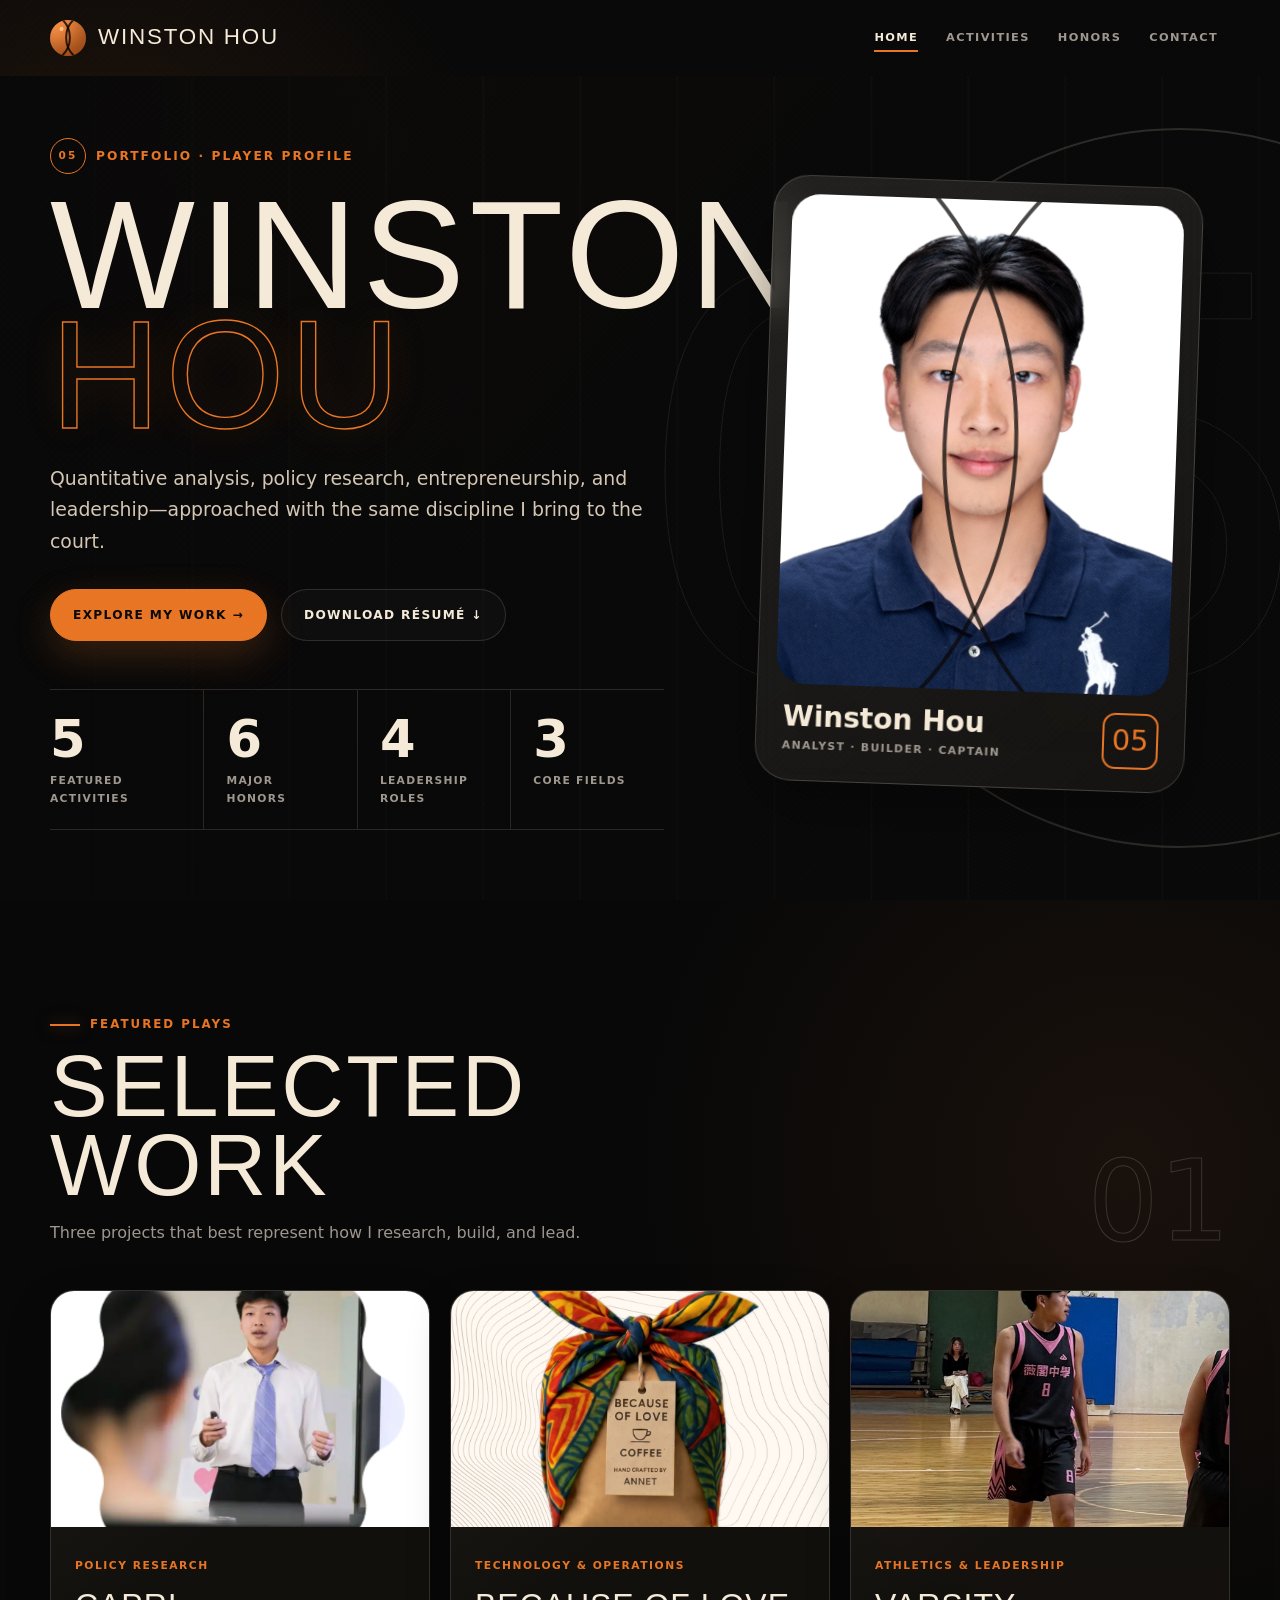
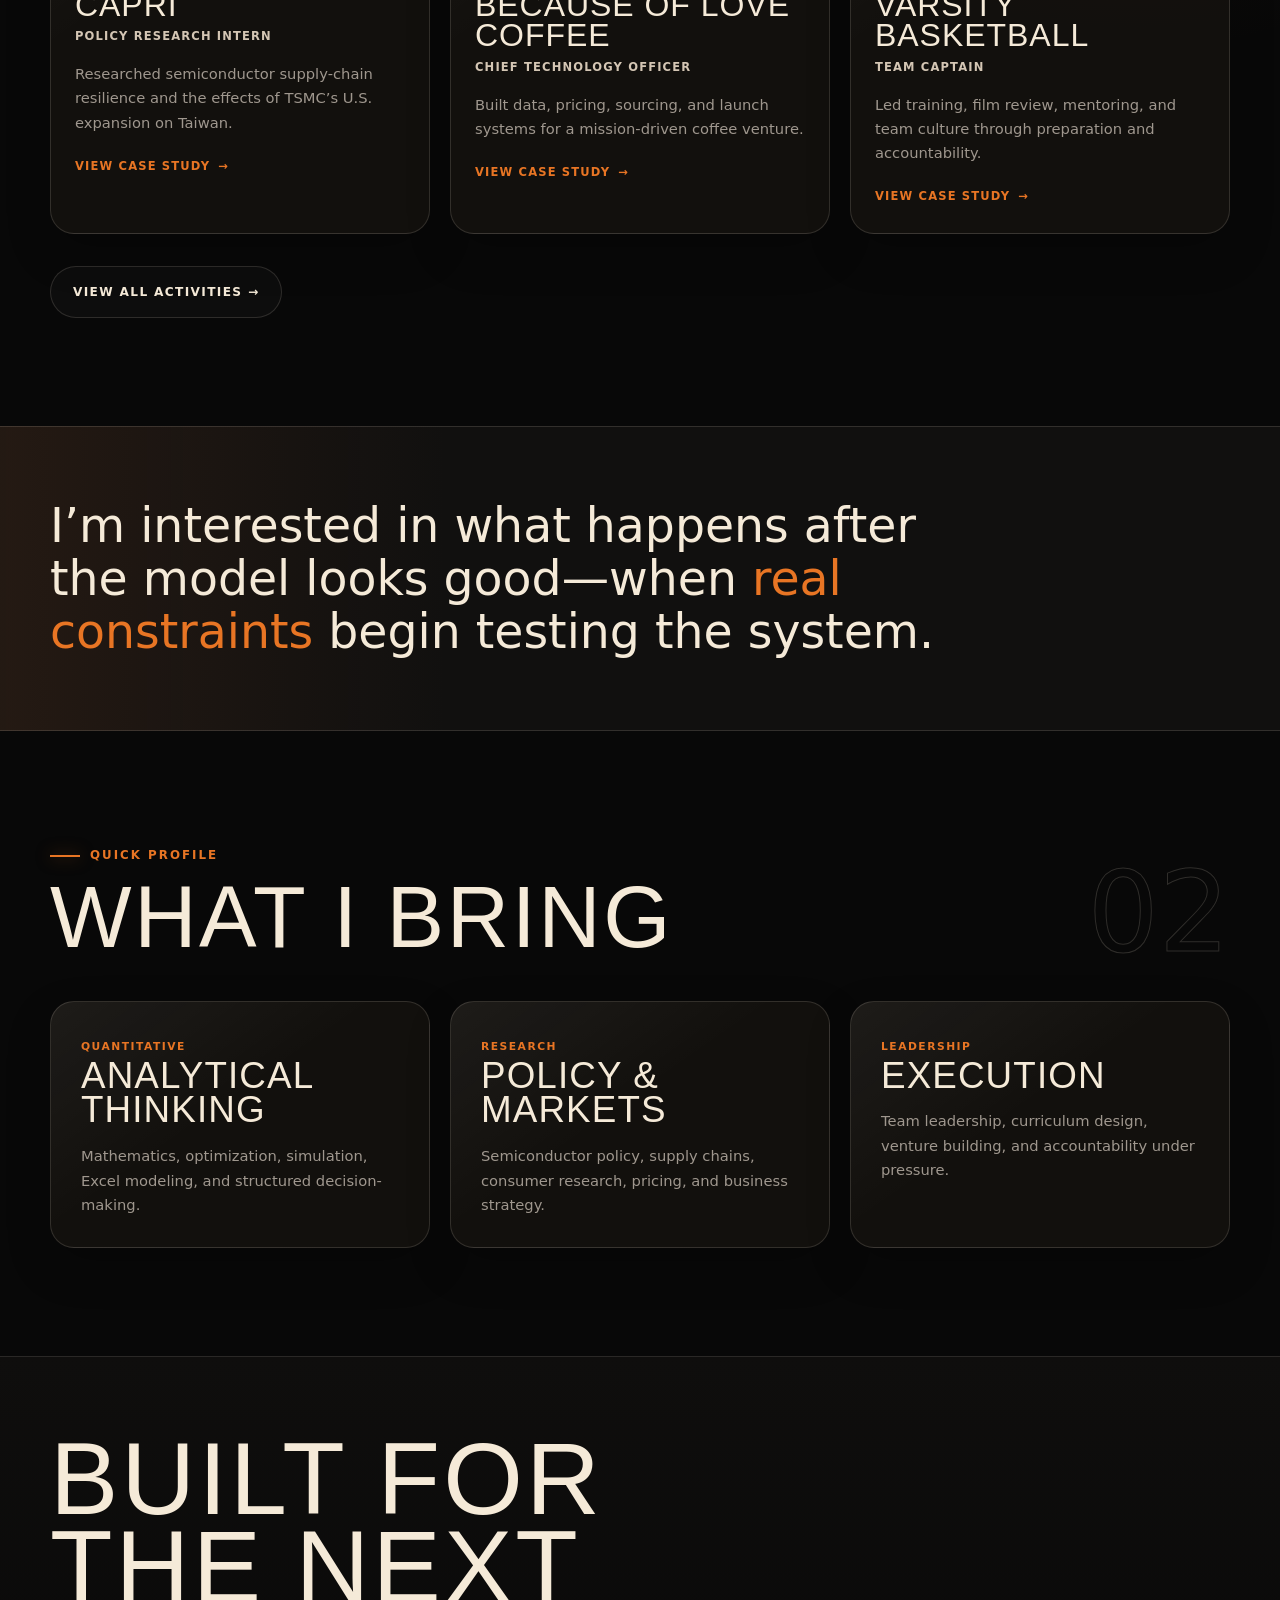
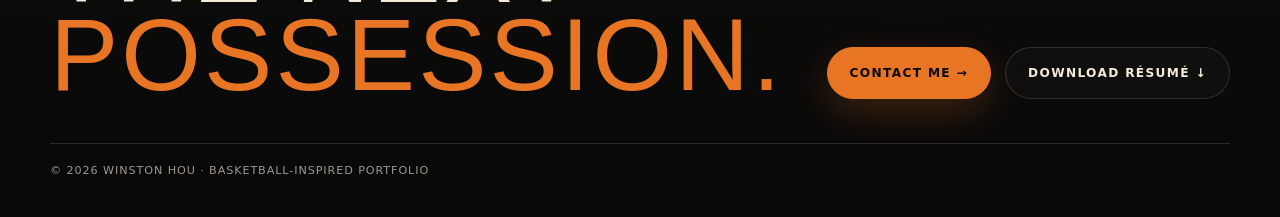
<file: index.html>
<!DOCTYPE html><html lang="en"><head><meta charset="UTF-8"><meta name="viewport" content="width=device-width,initial-scale=1"><meta name="description" content="Winston Hou portfolio"><title>Winston Hou | Portfolio</title><link rel="stylesheet" href="assets/css/style.css"></head><body><header class="topbar"><div class="container nav-wrap"><a class="brand" href="index.html"><span class="brand-ball"></span><span class="brand-text">Winston Hou</span></a><nav class="desktop-nav"><a href="index.html" class="active">Home</a><a href="activities.html">Activities</a><a href="honors.html">Honors</a><a href="index.html#contact">Contact</a></nav><button class="mobile-toggle" aria-label="Open navigation" aria-expanded="false"><span></span></button></div></header><nav class="mobile-menu"><a href="index.html">Home</a><a href="activities.html">Activities</a><a href="honors.html">Honors</a><a href="index.html#contact">Contact</a></nav><div class="page-shell">
<section class="hero"><div class="hero-court"></div><div class="hero-circle"></div><div class="container"><div class="hero-grid"><div class="reveal"><div class="hero-kicker">Portfolio · Player Profile</div><h1>Winston <span>Hou</span></h1><p class="hero-summary">Quantitative analysis, policy research, entrepreneurship, and leadership—approached with the same discipline I bring to the court.</p><div class="hero-actions"><a class="btn btn-primary" href="activities.html">Explore My Work →</a><a class="btn btn-secondary" href="assets/documents/resume.pdf" download>Download Résumé ↓</a></div><div class="stat-strip"><div class="stat"><strong>5</strong><span>Featured Activities</span></div><div class="stat"><strong>6</strong><span>Major Honors</span></div><div class="stat"><strong>4</strong><span>Leadership Roles</span></div><div class="stat"><strong>3</strong><span>Core Fields</span></div></div></div><div class="hero-visual reveal"><div class="jersey-number">05</div><article class="player-card"><div class="photo-shell"><img src="assets/images/profile.jpeg" alt="Portrait of Winston Hou"></div><div class="player-footer"><div><strong>Winston Hou</strong><span>Analyst · Builder · Captain</span></div><div class="shot-clock">05</div></div></article></div></div></div></section>
<section class="section"><div class="container"><div class="section-heading reveal"><div><span class="eyebrow">Featured Plays</span><h2>Selected Work</h2><p class="section-copy">Three projects that best represent how I research, build, and lead.</p></div><div class="section-number">01</div></div><div class="feature-grid">
<article class="feature-card reveal"><div class="feature-image"><img src="assets/images/capri.jpeg" alt="CAPRI research"></div><div class="feature-body"><span class="card-tag">Policy Research</span><h3>CAPRI</h3><div class="card-role">Policy Research Intern</div><p>Researched semiconductor supply-chain resilience and the effects of TSMC’s U.S. expansion on Taiwan.</p><a class="card-link" href="activities/capri.html">View Case Study <span>→</span></a></div></article>
<article class="feature-card reveal"><div class="feature-image"><img src="assets/images/because-of-love.jpeg" alt="Because of Love Coffee"></div><div class="feature-body"><span class="card-tag">Technology & Operations</span><h3>Because of Love Coffee</h3><div class="card-role">Chief Technology Officer</div><p>Built data, pricing, sourcing, and launch systems for a mission-driven coffee venture.</p><a class="card-link" href="activities/because-of-love.html">View Case Study <span>→</span></a></div></article>
<article class="feature-card reveal"><div class="feature-image"><img src="assets/images/varsity-basketball.jpeg" alt="Varsity basketball"></div><div class="feature-body"><span class="card-tag">Athletics & Leadership</span><h3>Varsity Basketball</h3><div class="card-role">Team Captain</div><p>Led training, film review, mentoring, and team culture through preparation and accountability.</p><a class="card-link" href="activities/varsity-basketball.html">View Case Study <span>→</span></a></div></article></div><div class="action-row reveal"><a class="btn btn-secondary" href="activities.html">View All Activities →</a></div></div></section>
<section class="quote-band"><div class="container reveal"><blockquote>I’m interested in what happens after the model looks good—when <span>real constraints</span> begin testing the system.</blockquote></div></section>
<section class="section"><div class="container"><div class="section-heading reveal"><div><span class="eyebrow">Quick Profile</span><h2>What I Bring</h2></div><div class="section-number">02</div></div><div class="card-grid"><article class="content-card reveal"><span class="card-tag">Quantitative</span><h2>Analytical Thinking</h2><p>Mathematics, optimization, simulation, Excel modeling, and structured decision-making.</p></article><article class="content-card reveal"><span class="card-tag">Research</span><h2>Policy & Markets</h2><p>Semiconductor policy, supply chains, consumer research, pricing, and business strategy.</p></article><article class="content-card reveal"><span class="card-tag">Leadership</span><h2>Execution</h2><p>Team leadership, curriculum design, venture building, and accountability under pressure.</p></article></div></div></section></div><footer id="contact"><div class="container"><div class="footer-grid"><h2 class="footer-title">Built for the next <span>possession.</span></h2><div class="action-row"><a class="btn btn-primary" href="mailto:winstonhou1107@gmail.com">Contact Me →</a><a class="btn btn-secondary" href="assets/documents/resume.pdf" download>Download Résumé ↓</a></div></div><div class="footer-note">© <span data-year></span> Winston Hou · Basketball-inspired portfolio</div></div></footer><script src="assets/js/main.js"></script></body></html>
</file>
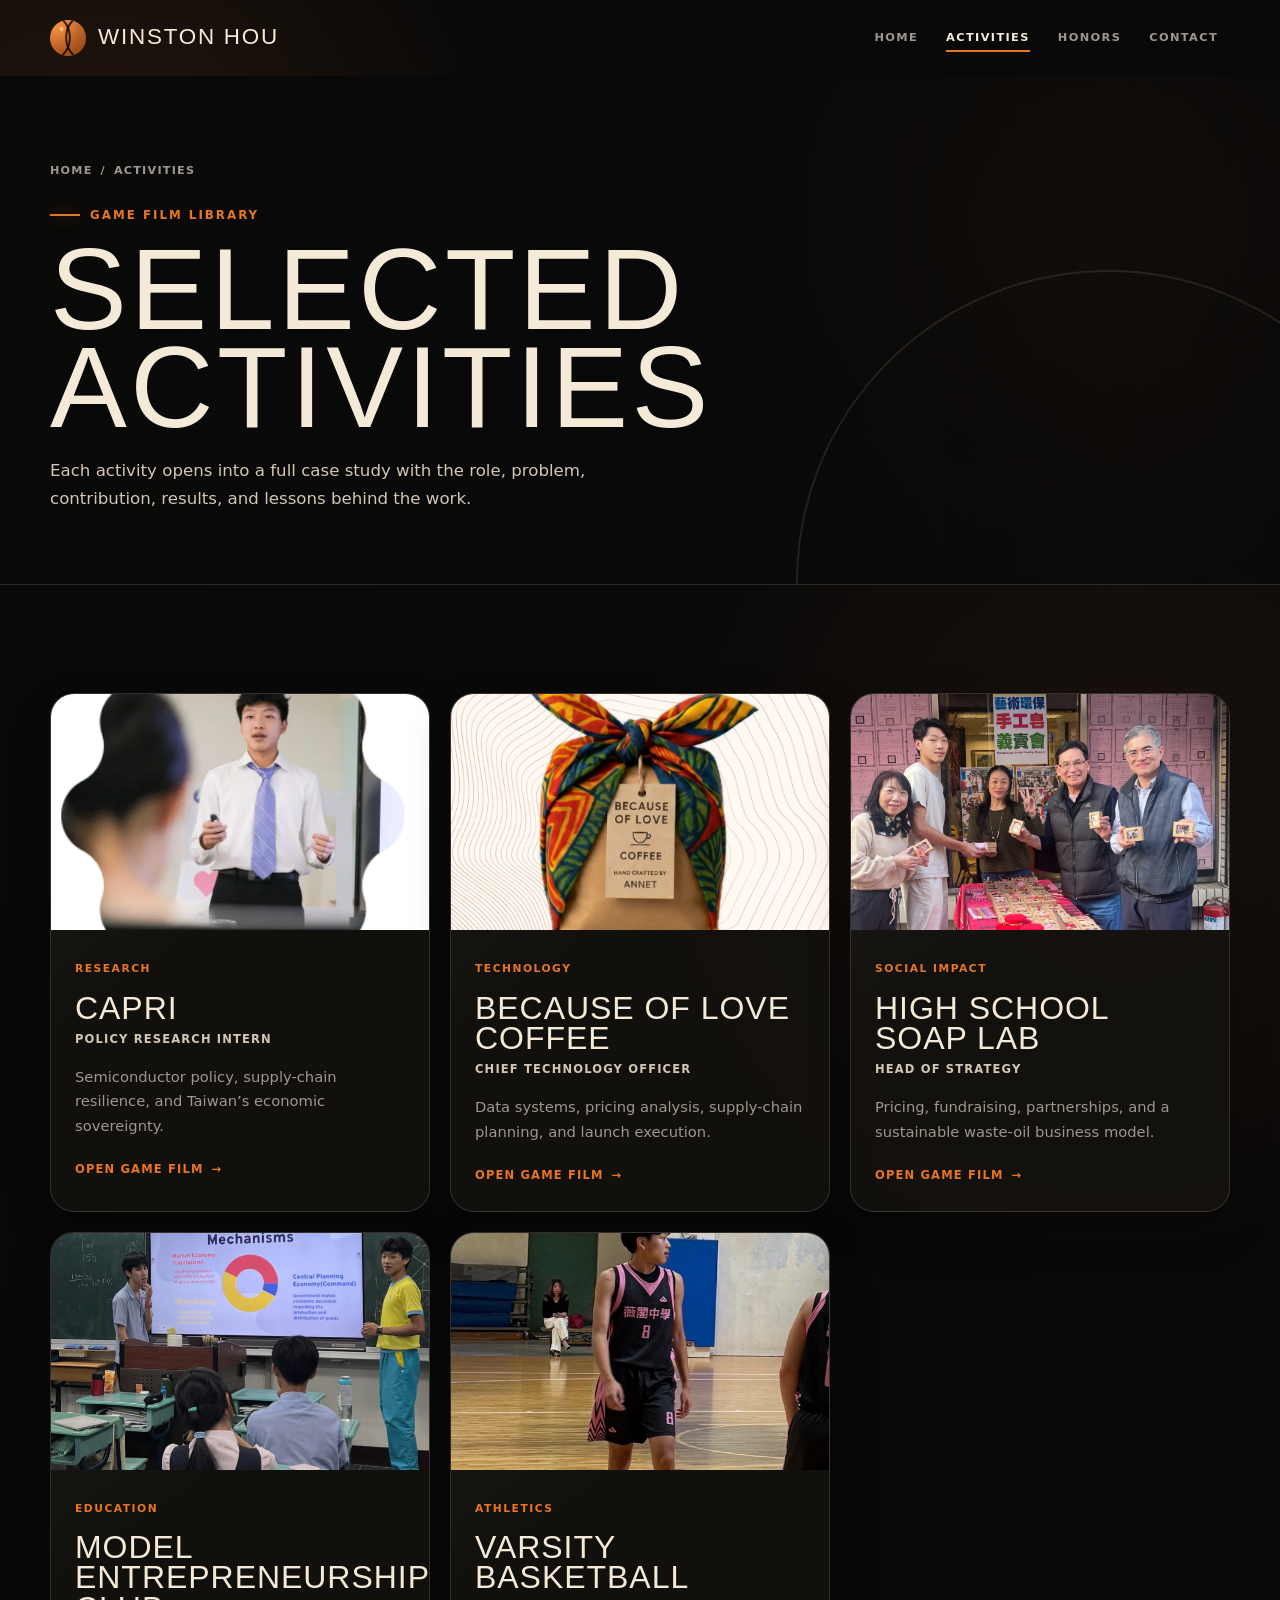
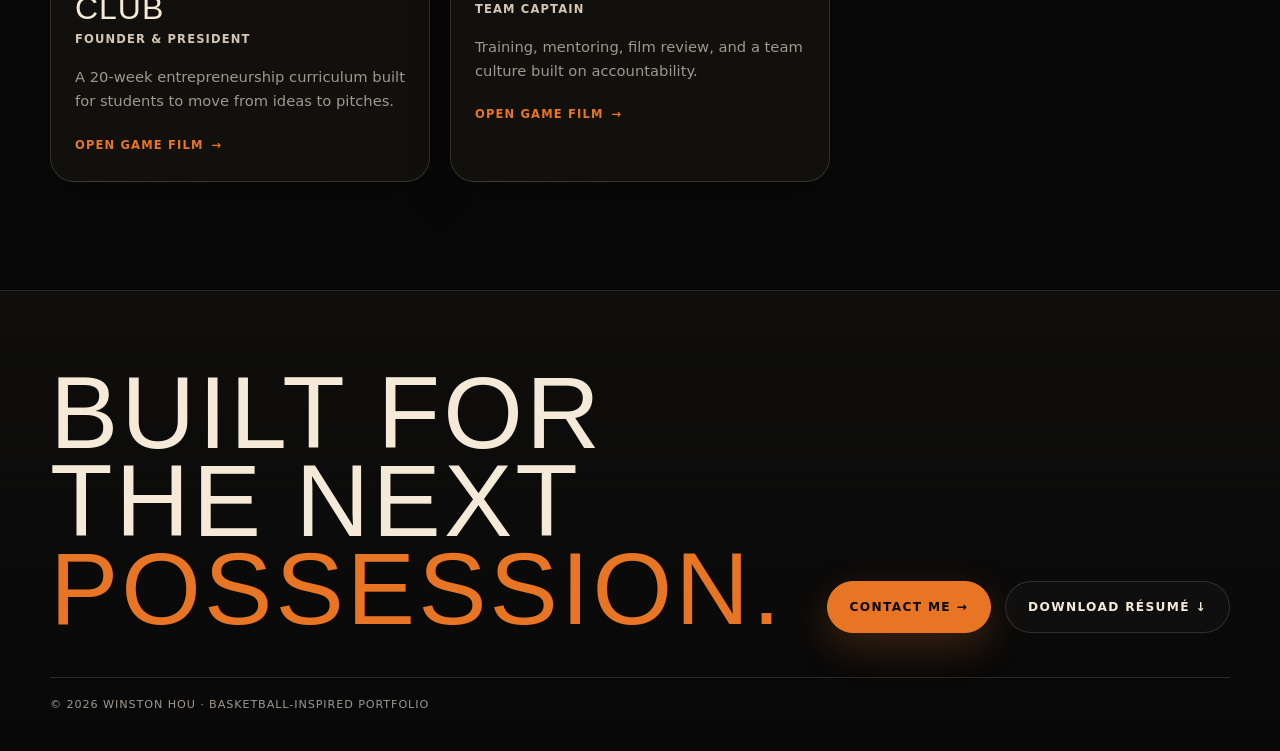
<file: activities.html>
<!DOCTYPE html><html lang="en"><head><meta charset="UTF-8"><meta name="viewport" content="width=device-width,initial-scale=1"><meta name="description" content="Winston Hou portfolio"><title>Activities | Winston Hou</title><link rel="stylesheet" href="assets/css/style.css"></head><body><header class="topbar"><div class="container nav-wrap"><a class="brand" href="index.html"><span class="brand-ball"></span><span class="brand-text">Winston Hou</span></a><nav class="desktop-nav"><a href="index.html">Home</a><a href="activities.html" class="active">Activities</a><a href="honors.html">Honors</a><a href="index.html#contact">Contact</a></nav><button class="mobile-toggle" aria-label="Open navigation" aria-expanded="false"><span></span></button></div></header><nav class="mobile-menu"><a href="index.html">Home</a><a href="activities.html">Activities</a><a href="honors.html">Honors</a><a href="index.html#contact">Contact</a></nav><div class="page-shell"><section class="page-hero"><div class="container page-hero-grid"><div class="reveal"><div class="breadcrumbs"><a href="index.html">Home</a><span>/</span><span>Activities</span></div><span class="eyebrow">Game Film Library</span><h1>Selected Activities</h1><p>Each activity opens into a full case study with the role, problem, contribution, results, and lessons behind the work.</p></div></div></section><section class="section"><div class="container"><div class="activity-grid"><article class="activity-card reveal"><div class="activity-image"><img src="assets/images/capri.jpeg" alt="CAPRI"></div><div class="activity-body"><span class="card-tag">Research</span><h3>CAPRI</h3><div class="card-role">Policy Research Intern</div><p>Semiconductor policy, supply-chain resilience, and Taiwan’s economic sovereignty.</p><a class="card-link" href="activities/capri.html">Open Game Film <span>→</span></a></div></article><article class="activity-card reveal"><div class="activity-image"><img src="assets/images/because-of-love.jpeg" alt="Because of Love Coffee"></div><div class="activity-body"><span class="card-tag">Technology</span><h3>Because of Love Coffee</h3><div class="card-role">Chief Technology Officer</div><p>Data systems, pricing analysis, supply-chain planning, and launch execution.</p><a class="card-link" href="activities/because-of-love.html">Open Game Film <span>→</span></a></div></article><article class="activity-card reveal"><div class="activity-image"><img src="assets/images/soap-lab.jpeg" alt="High School Soap Lab"></div><div class="activity-body"><span class="card-tag">Social Impact</span><h3>High School Soap Lab</h3><div class="card-role">Head of Strategy</div><p>Pricing, fundraising, partnerships, and a sustainable waste-oil business model.</p><a class="card-link" href="activities/soap-lab.html">Open Game Film <span>→</span></a></div></article><article class="activity-card reveal"><div class="activity-image"><img src="assets/images/entrepreneurship-club.jpeg" alt="Model Entrepreneurship Club"></div><div class="activity-body"><span class="card-tag">Education</span><h3>Model Entrepreneurship Club</h3><div class="card-role">Founder & President</div><p>A 20-week entrepreneurship curriculum built for students to move from ideas to pitches.</p><a class="card-link" href="activities/entrepreneurship-club.html">Open Game Film <span>→</span></a></div></article><article class="activity-card reveal"><div class="activity-image"><img src="assets/images/varsity-basketball.jpeg" alt="Varsity Basketball"></div><div class="activity-body"><span class="card-tag">Athletics</span><h3>Varsity Basketball</h3><div class="card-role">Team Captain</div><p>Training, mentoring, film review, and a team culture built on accountability.</p><a class="card-link" href="activities/varsity-basketball.html">Open Game Film <span>→</span></a></div></article></div></div></section></div><footer id="contact"><div class="container"><div class="footer-grid"><h2 class="footer-title">Built for the next <span>possession.</span></h2><div class="action-row"><a class="btn btn-primary" href="mailto:winstonhou1107@gmail.com">Contact Me →</a><a class="btn btn-secondary" href="assets/documents/resume.pdf" download>Download Résumé ↓</a></div></div><div class="footer-note">© <span data-year></span> Winston Hou · Basketball-inspired portfolio</div></div></footer><script src="assets/js/main.js"></script></body></html>
</file>
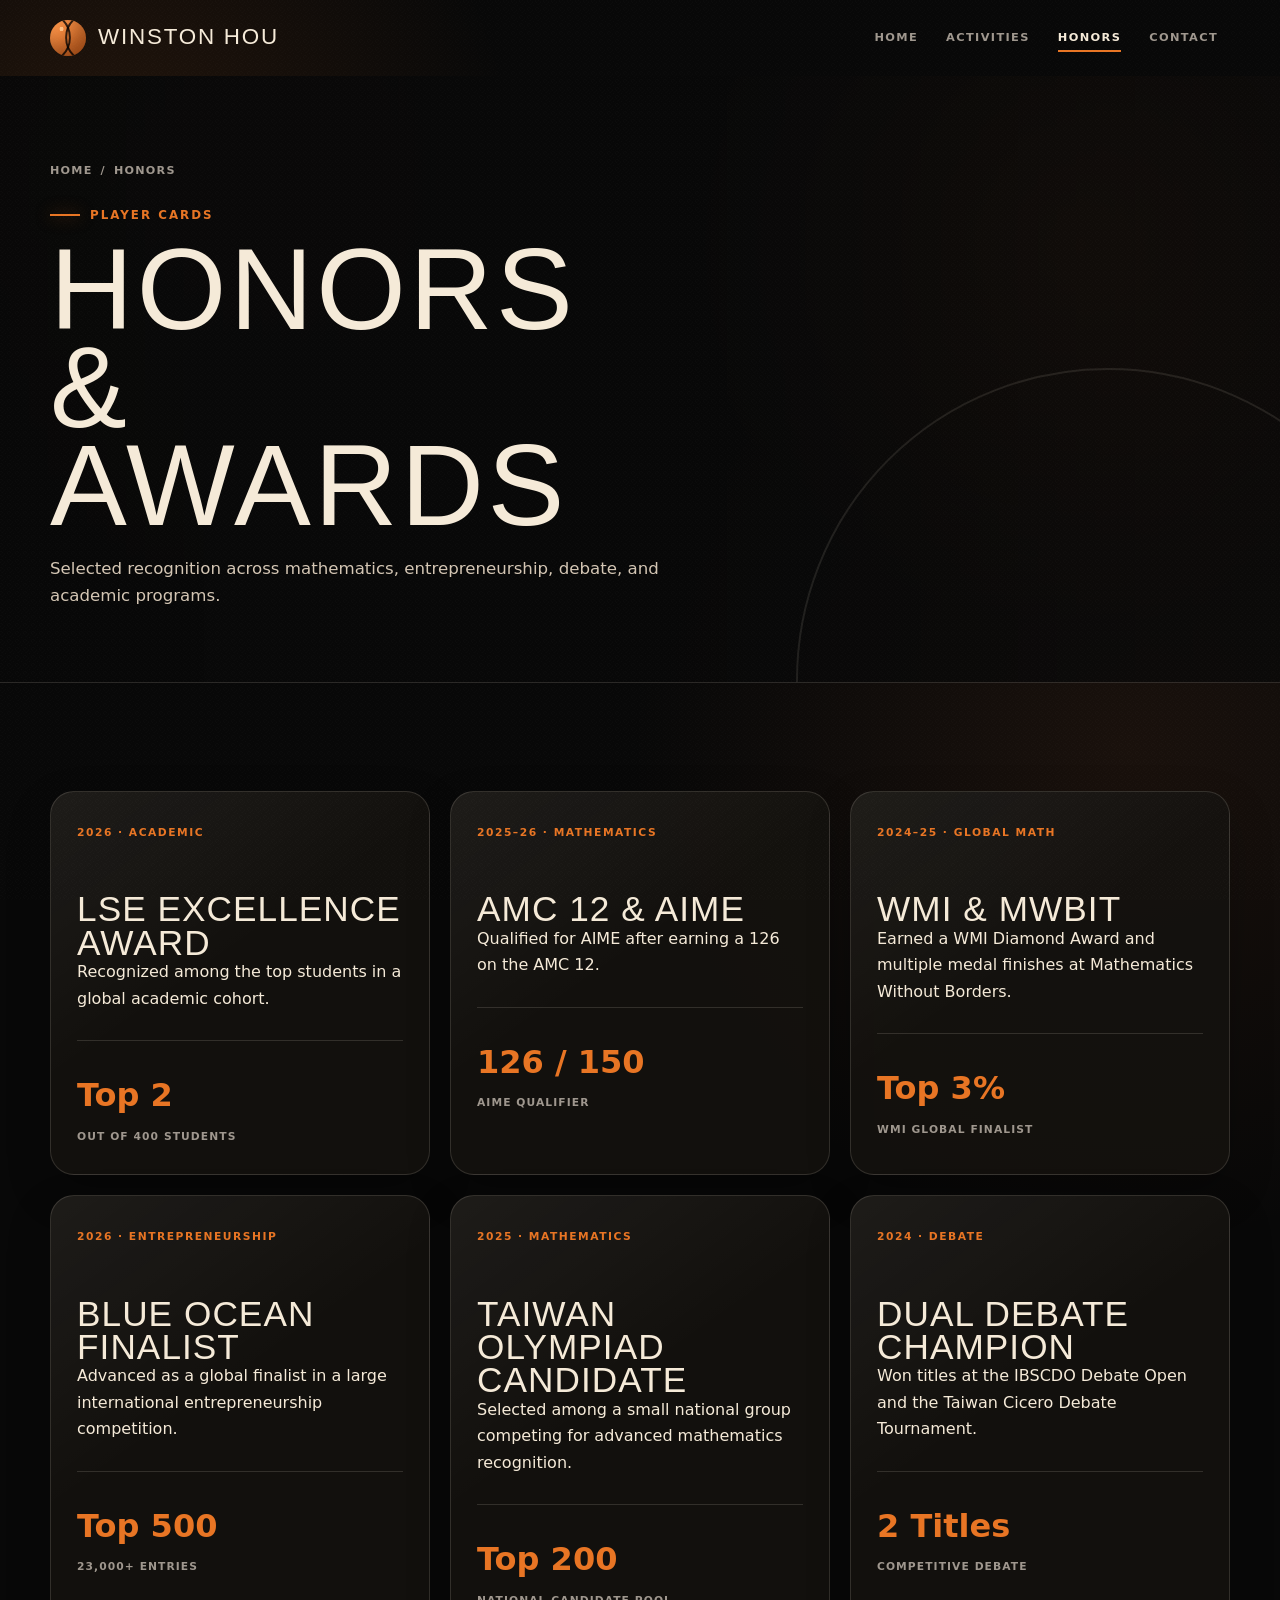
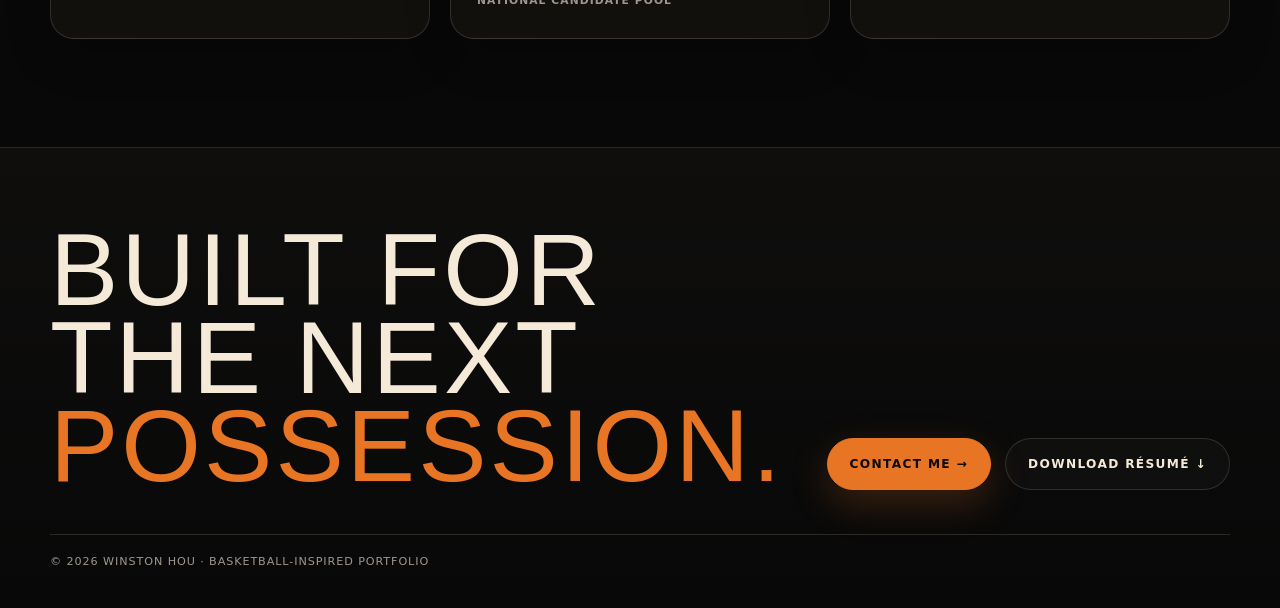
<file: honors.html>
<!DOCTYPE html><html lang="en"><head><meta charset="UTF-8"><meta name="viewport" content="width=device-width,initial-scale=1"><meta name="description" content="Winston Hou portfolio"><title>Honors | Winston Hou</title><link rel="stylesheet" href="assets/css/style.css"></head><body><header class="topbar"><div class="container nav-wrap"><a class="brand" href="index.html"><span class="brand-ball"></span><span class="brand-text">Winston Hou</span></a><nav class="desktop-nav"><a href="index.html">Home</a><a href="activities.html">Activities</a><a href="honors.html" class="active">Honors</a><a href="index.html#contact">Contact</a></nav><button class="mobile-toggle" aria-label="Open navigation" aria-expanded="false"><span></span></button></div></header><nav class="mobile-menu"><a href="index.html">Home</a><a href="activities.html">Activities</a><a href="honors.html">Honors</a><a href="index.html#contact">Contact</a></nav><div class="page-shell"><section class="page-hero"><div class="container page-hero-grid"><div class="reveal"><div class="breadcrumbs"><a href="index.html">Home</a><span>/</span><span>Honors</span></div><span class="eyebrow">Player Cards</span><h1>Honors & Awards</h1><p>Selected recognition across mathematics, entrepreneurship, debate, and academic programs.</p></div></div></section><section class="section"><div class="container"><div class="card-grid"><article class="honor-card reveal"><span class="card-tag">2026 · Academic</span><h3>LSE Excellence Award</h3><p>Recognized among the top students in a global academic cohort.</p><div class="metric"><strong>Top 2</strong><span>Out of 400 students</span></div></article><article class="honor-card reveal"><span class="card-tag">2025–26 · Mathematics</span><h3>AMC 12 & AIME</h3><p>Qualified for AIME after earning a 126 on the AMC 12.</p><div class="metric"><strong>126 / 150</strong><span>AIME qualifier</span></div></article><article class="honor-card reveal"><span class="card-tag">2024–25 · Global Math</span><h3>WMI & MWBIT</h3><p>Earned a WMI Diamond Award and multiple medal finishes at Mathematics Without Borders.</p><div class="metric"><strong>Top 3%</strong><span>WMI global finalist</span></div></article><article class="honor-card reveal"><span class="card-tag">2026 · Entrepreneurship</span><h3>Blue Ocean Finalist</h3><p>Advanced as a global finalist in a large international entrepreneurship competition.</p><div class="metric"><strong>Top 500</strong><span>23,000+ entries</span></div></article><article class="honor-card reveal"><span class="card-tag">2025 · Mathematics</span><h3>Taiwan Olympiad Candidate</h3><p>Selected among a small national group competing for advanced mathematics recognition.</p><div class="metric"><strong>Top 200</strong><span>National candidate pool</span></div></article><article class="honor-card reveal"><span class="card-tag">2024 · Debate</span><h3>Dual Debate Champion</h3><p>Won titles at the IBSCDO Debate Open and the Taiwan Cicero Debate Tournament.</p><div class="metric"><strong>2 Titles</strong><span>Competitive debate</span></div></article></div></div></section></div><footer id="contact"><div class="container"><div class="footer-grid"><h2 class="footer-title">Built for the next <span>possession.</span></h2><div class="action-row"><a class="btn btn-primary" href="mailto:winstonhou1107@gmail.com">Contact Me →</a><a class="btn btn-secondary" href="assets/documents/resume.pdf" download>Download Résumé ↓</a></div></div><div class="footer-note">© <span data-year></span> Winston Hou · Basketball-inspired portfolio</div></div></footer><script src="assets/js/main.js"></script></body></html>
</file>
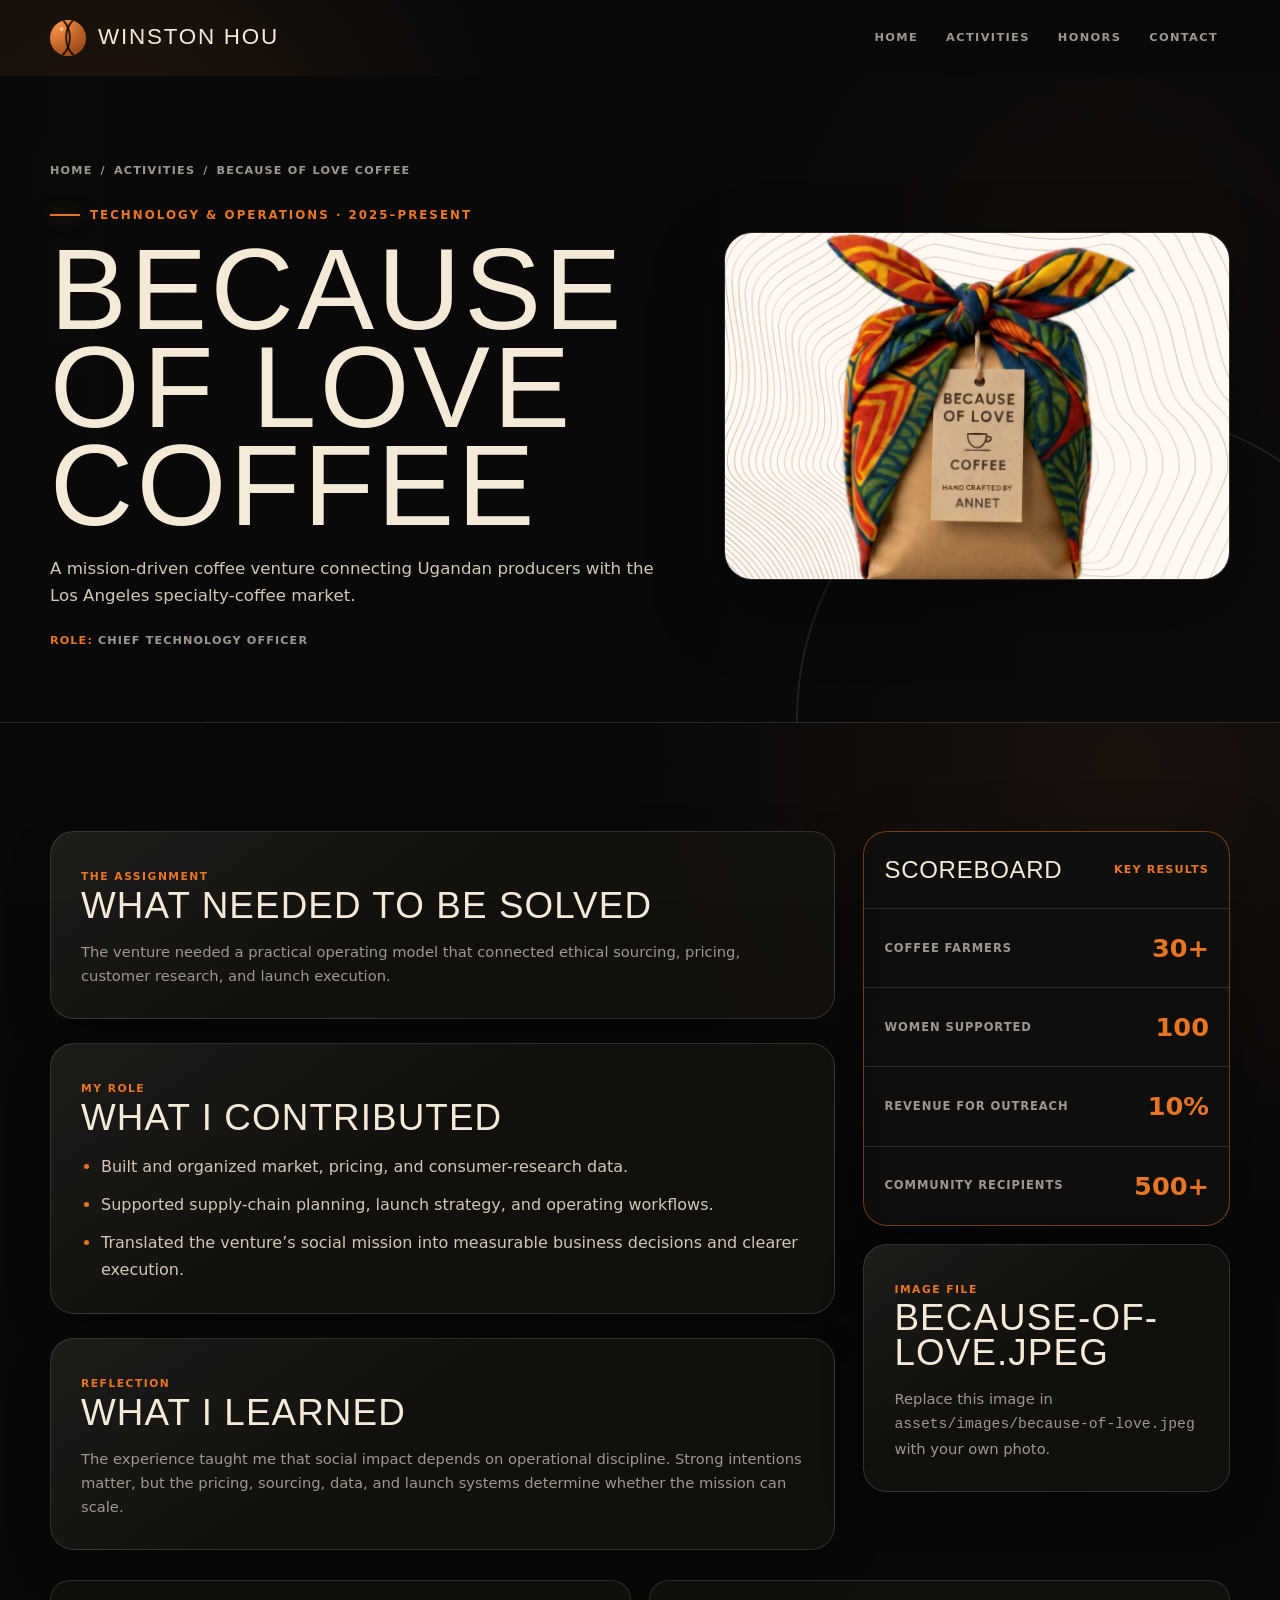
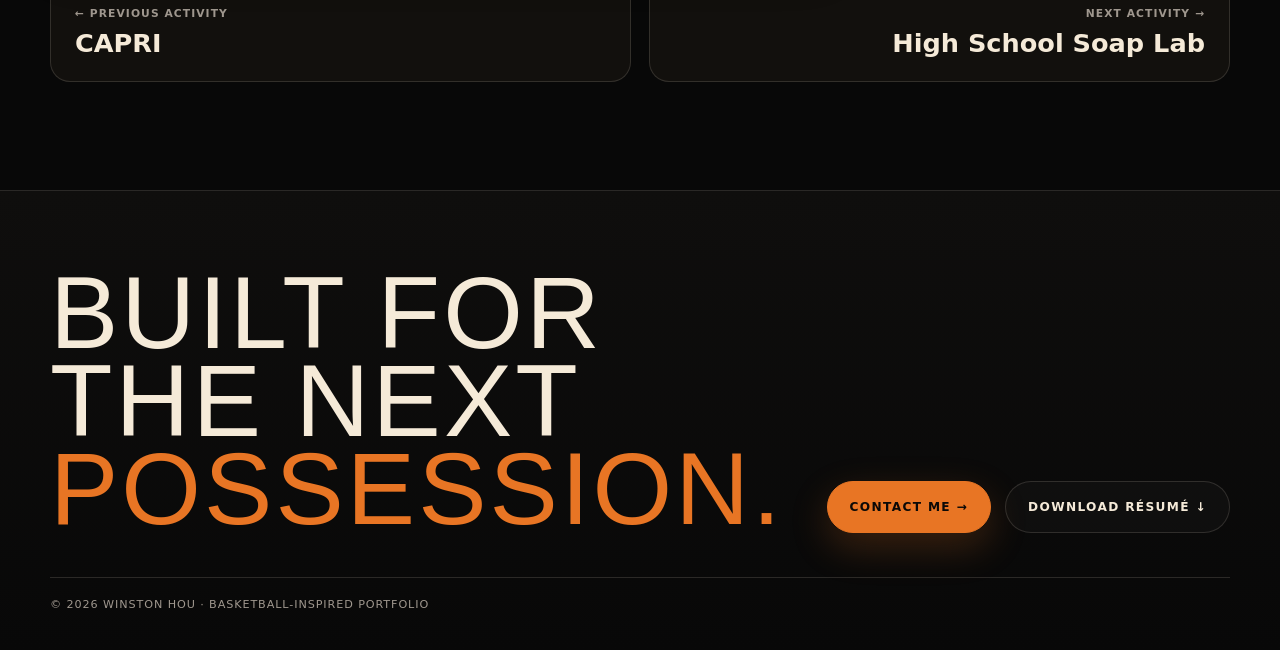
<file: activities/because-of-love.html>
<!DOCTYPE html><html lang="en"><head><meta charset="UTF-8"><meta name="viewport" content="width=device-width,initial-scale=1"><meta name="description" content="Winston Hou portfolio"><title>Because of Love Coffee | Winston Hou</title><link rel="stylesheet" href="../assets/css/style.css"></head><body><header class="topbar"><div class="container nav-wrap"><a class="brand" href="../index.html"><span class="brand-ball"></span><span class="brand-text">Winston Hou</span></a><nav class="desktop-nav"><a href="../index.html">Home</a><a href="../activities.html">Activities</a><a href="../honors.html">Honors</a><a href="../index.html#contact">Contact</a></nav><button class="mobile-toggle" aria-label="Open navigation" aria-expanded="false"><span></span></button></div></header><nav class="mobile-menu"><a href="../index.html">Home</a><a href="../activities.html">Activities</a><a href="../honors.html">Honors</a><a href="../index.html#contact">Contact</a></nav><div class="page-shell"><section class="page-hero"><div class="container page-hero-grid"><div class="reveal"><div class="breadcrumbs"><a href="../index.html">Home</a><span>/</span><a href="../activities.html">Activities</a><span>/</span><span>Because of Love Coffee</span></div><span class="eyebrow">Technology & Operations · 2025–Present</span><h1>Because of Love Coffee</h1><p>A mission-driven coffee venture connecting Ugandan producers with the Los Angeles specialty-coffee market.</p><div class="case-meta"><span><strong>Role:</strong> Chief Technology Officer</span></div></div><div class="page-hero-image reveal"><img src="../assets/images/because-of-love.jpeg" alt="Because of Love Coffee"></div></div></section><section class="section"><div class="container case-grid"><div class="case-main"><article class="content-card reveal"><span class="card-tag">The Assignment</span><h2>What needed to be solved</h2><p>The venture needed a practical operating model that connected ethical sourcing, pricing, customer research, and launch execution.</p></article><article class="content-card reveal"><span class="card-tag">My Role</span><h2>What I contributed</h2><ul><li>Built and organized market, pricing, and consumer-research data.</li><li>Supported supply-chain planning, launch strategy, and operating workflows.</li><li>Translated the venture’s social mission into measurable business decisions and clearer execution.</li></ul></article><article class="content-card reveal"><span class="card-tag">Reflection</span><h2>What I learned</h2><p>The experience taught me that social impact depends on operational discipline. Strong intentions matter, but the pricing, sourcing, data, and launch systems determine whether the mission can scale.</p></article></div><aside class="case-sidebar"><section class="scoreboard-card reveal"><div class="scoreboard-head"><h3>Scoreboard</h3><span>Key results</span></div><div class="score-list"><div class="score-row"><span>Coffee farmers</span><strong>30+</strong></div><div class="score-row"><span>Women supported</span><strong>100</strong></div><div class="score-row"><span>Revenue for outreach</span><strong>10%</strong></div><div class="score-row"><span>Community recipients</span><strong>500+</strong></div></div></section><article class="content-card reveal"><span class="card-tag">Image File</span><h2>because-of-love.jpeg</h2><p>Replace this image in <code>assets/images/because-of-love.jpeg</code> with your own photo.</p></article></aside></div><div class="container"><div class="next-prev reveal"><a href="capri.html"><span>← Previous Activity</span><strong>CAPRI</strong></a><a href="soap-lab.html"><span>Next Activity →</span><strong>High School Soap Lab</strong></a></div></div></section></div><footer id="contact"><div class="container"><div class="footer-grid"><h2 class="footer-title">Built for the next <span>possession.</span></h2><div class="action-row"><a class="btn btn-primary" href="mailto:winstonhou1107@gmail.com">Contact Me →</a><a class="btn btn-secondary" href="../assets/documents/resume.pdf" download>Download Résumé ↓</a></div></div><div class="footer-note">© <span data-year></span> Winston Hou · Basketball-inspired portfolio</div></div></footer><script src="../assets/js/main.js"></script></body></html>
</file>
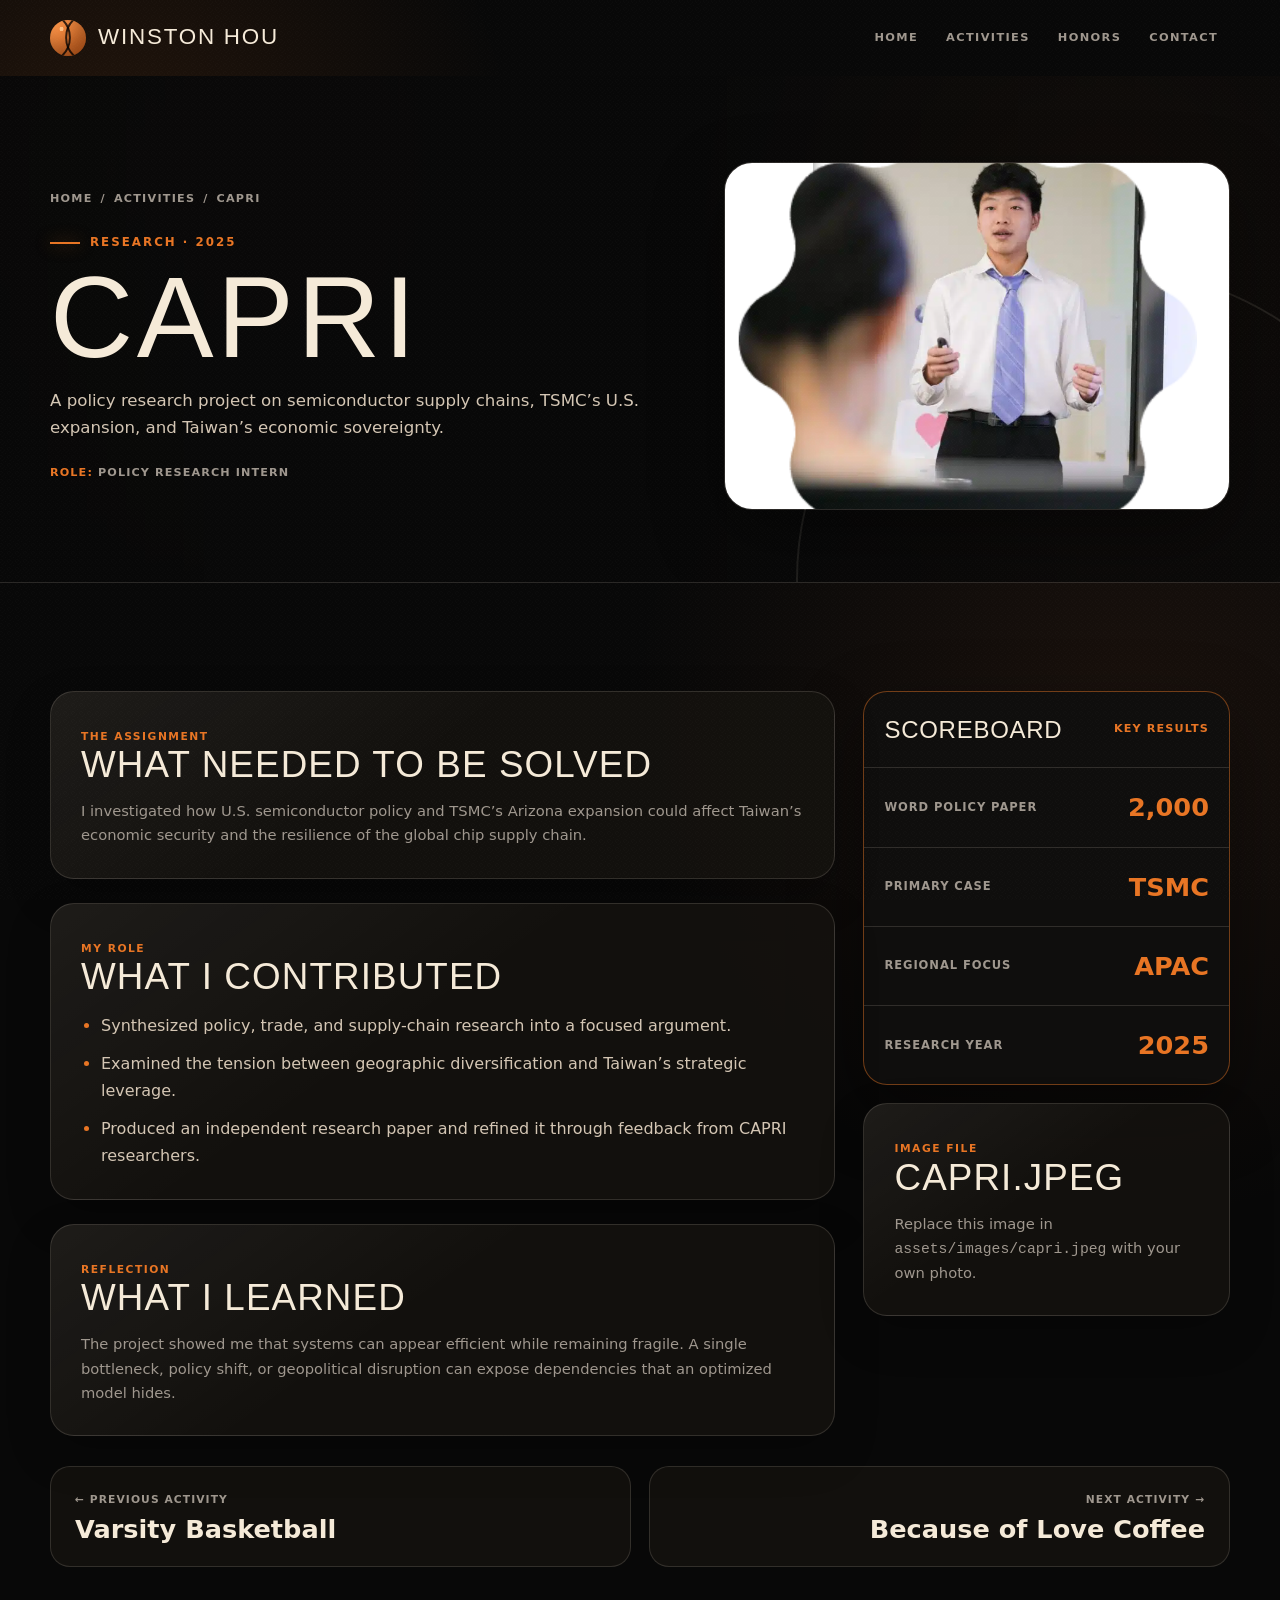
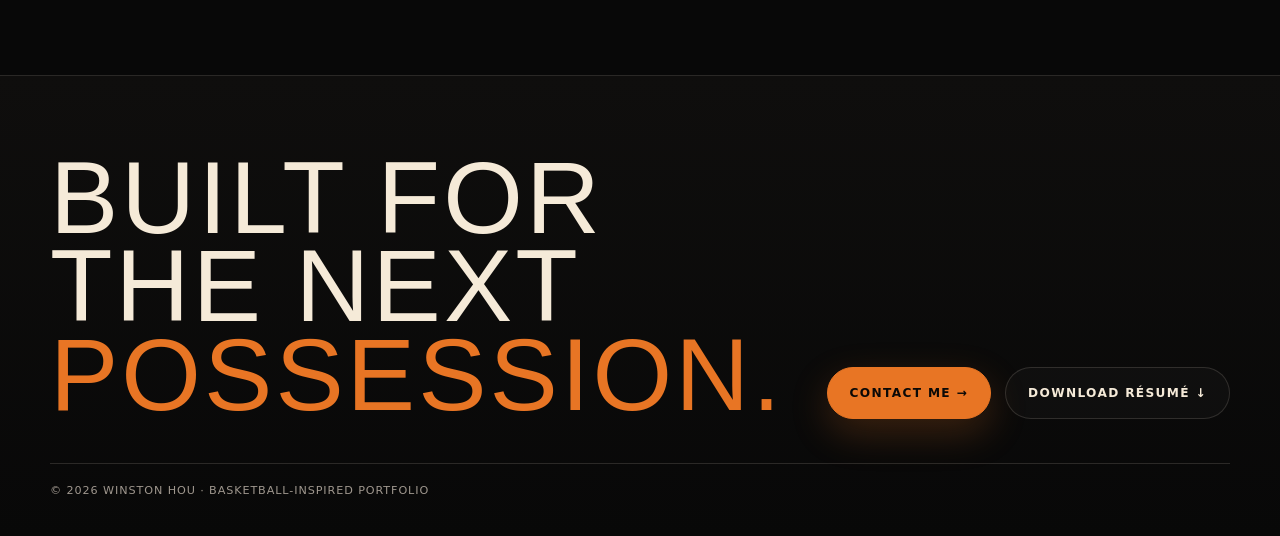
<file: activities/capri.html>
<!DOCTYPE html><html lang="en"><head><meta charset="UTF-8"><meta name="viewport" content="width=device-width,initial-scale=1"><meta name="description" content="Winston Hou portfolio"><title>CAPRI | Winston Hou</title><link rel="stylesheet" href="../assets/css/style.css"></head><body><header class="topbar"><div class="container nav-wrap"><a class="brand" href="../index.html"><span class="brand-ball"></span><span class="brand-text">Winston Hou</span></a><nav class="desktop-nav"><a href="../index.html">Home</a><a href="../activities.html">Activities</a><a href="../honors.html">Honors</a><a href="../index.html#contact">Contact</a></nav><button class="mobile-toggle" aria-label="Open navigation" aria-expanded="false"><span></span></button></div></header><nav class="mobile-menu"><a href="../index.html">Home</a><a href="../activities.html">Activities</a><a href="../honors.html">Honors</a><a href="../index.html#contact">Contact</a></nav><div class="page-shell"><section class="page-hero"><div class="container page-hero-grid"><div class="reveal"><div class="breadcrumbs"><a href="../index.html">Home</a><span>/</span><a href="../activities.html">Activities</a><span>/</span><span>CAPRI</span></div><span class="eyebrow">Research · 2025</span><h1>CAPRI</h1><p>A policy research project on semiconductor supply chains, TSMC’s U.S. expansion, and Taiwan’s economic sovereignty.</p><div class="case-meta"><span><strong>Role:</strong> Policy Research Intern</span></div></div><div class="page-hero-image reveal"><img src="../assets/images/capri.jpeg" alt="CAPRI"></div></div></section><section class="section"><div class="container case-grid"><div class="case-main"><article class="content-card reveal"><span class="card-tag">The Assignment</span><h2>What needed to be solved</h2><p>I investigated how U.S. semiconductor policy and TSMC’s Arizona expansion could affect Taiwan’s economic security and the resilience of the global chip supply chain.</p></article><article class="content-card reveal"><span class="card-tag">My Role</span><h2>What I contributed</h2><ul><li>Synthesized policy, trade, and supply-chain research into a focused argument.</li><li>Examined the tension between geographic diversification and Taiwan’s strategic leverage.</li><li>Produced an independent research paper and refined it through feedback from CAPRI researchers.</li></ul></article><article class="content-card reveal"><span class="card-tag">Reflection</span><h2>What I learned</h2><p>The project showed me that systems can appear efficient while remaining fragile. A single bottleneck, policy shift, or geopolitical disruption can expose dependencies that an optimized model hides.</p></article></div><aside class="case-sidebar"><section class="scoreboard-card reveal"><div class="scoreboard-head"><h3>Scoreboard</h3><span>Key results</span></div><div class="score-list"><div class="score-row"><span>Word policy paper</span><strong>2,000</strong></div><div class="score-row"><span>Primary case</span><strong>TSMC</strong></div><div class="score-row"><span>Regional focus</span><strong>APAC</strong></div><div class="score-row"><span>Research year</span><strong>2025</strong></div></div></section><article class="content-card reveal"><span class="card-tag">Image File</span><h2>capri.jpeg</h2><p>Replace this image in <code>assets/images/capri.jpeg</code> with your own photo.</p></article></aside></div><div class="container"><div class="next-prev reveal"><a href="varsity-basketball.html"><span>← Previous Activity</span><strong>Varsity Basketball</strong></a><a href="because-of-love.html"><span>Next Activity →</span><strong>Because of Love Coffee</strong></a></div></div></section></div><footer id="contact"><div class="container"><div class="footer-grid"><h2 class="footer-title">Built for the next <span>possession.</span></h2><div class="action-row"><a class="btn btn-primary" href="mailto:winstonhou1107@gmail.com">Contact Me →</a><a class="btn btn-secondary" href="../assets/documents/resume.pdf" download>Download Résumé ↓</a></div></div><div class="footer-note">© <span data-year></span> Winston Hou · Basketball-inspired portfolio</div></div></footer><script src="../assets/js/main.js"></script></body></html>
</file>
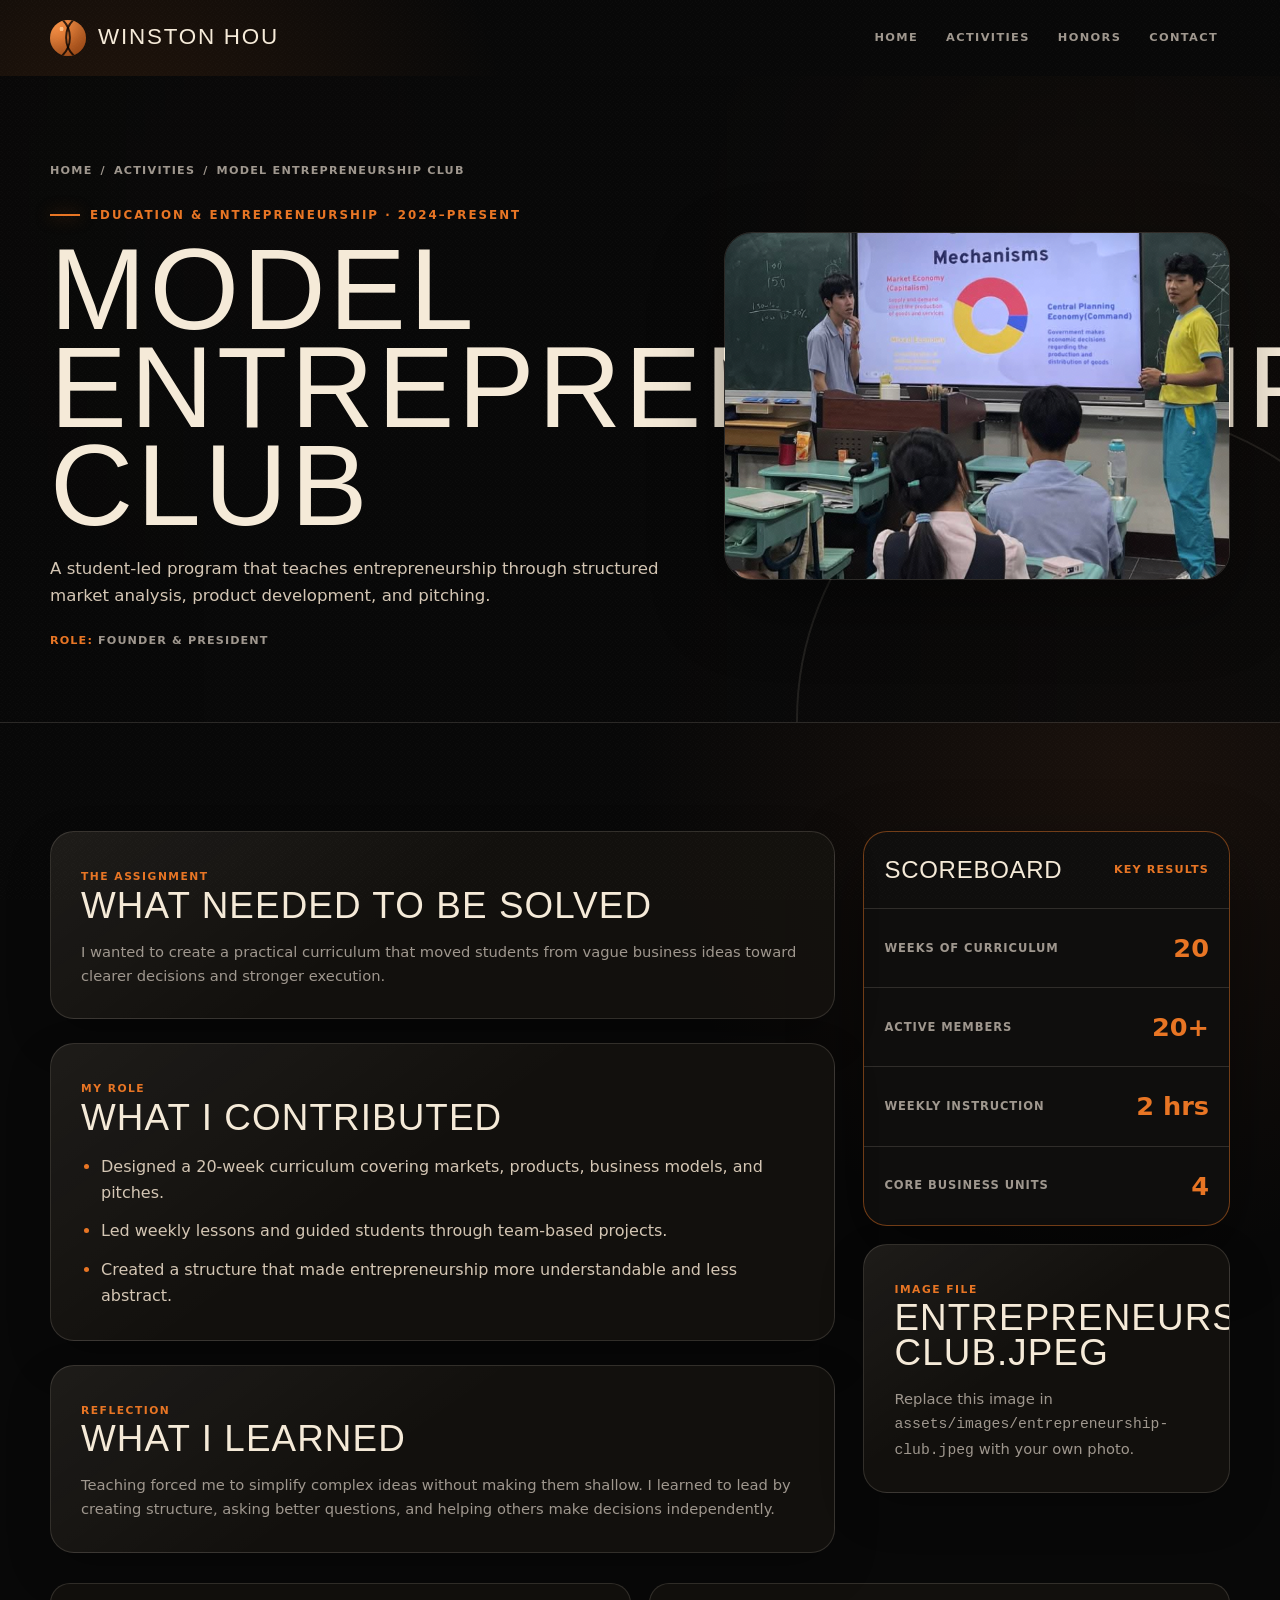
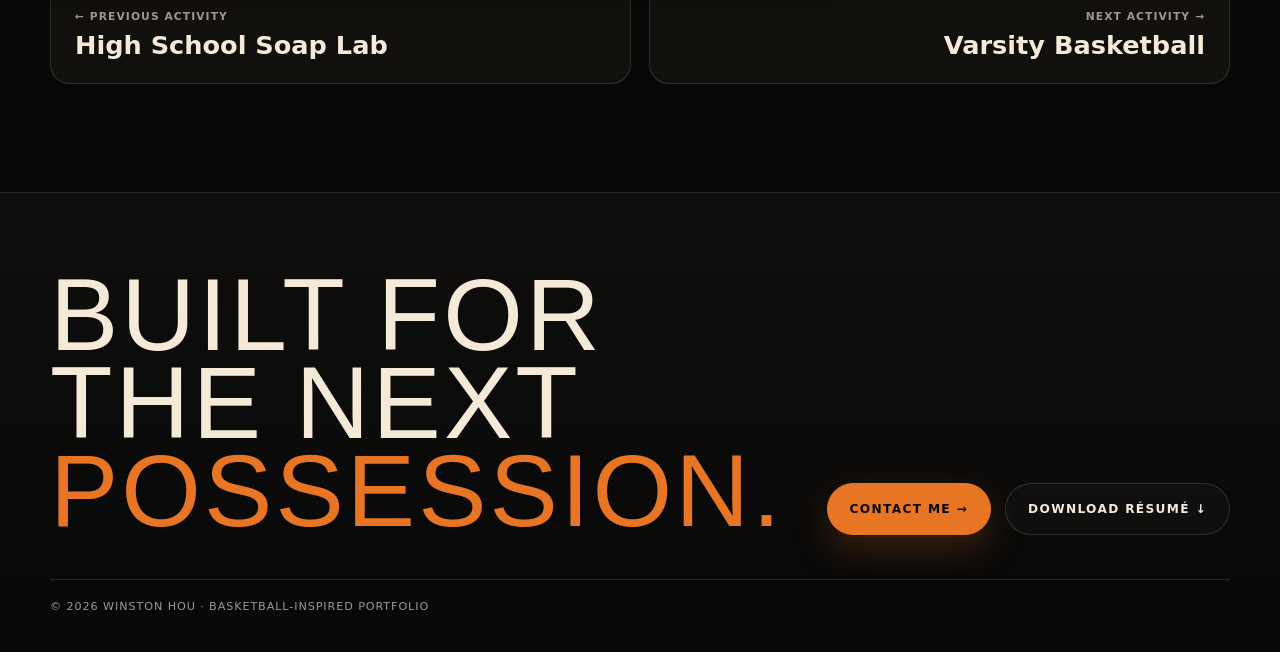
<file: activities/entrepreneurship-club.html>
<!DOCTYPE html><html lang="en"><head><meta charset="UTF-8"><meta name="viewport" content="width=device-width,initial-scale=1"><meta name="description" content="Winston Hou portfolio"><title>Model Entrepreneurship Club | Winston Hou</title><link rel="stylesheet" href="../assets/css/style.css"></head><body><header class="topbar"><div class="container nav-wrap"><a class="brand" href="../index.html"><span class="brand-ball"></span><span class="brand-text">Winston Hou</span></a><nav class="desktop-nav"><a href="../index.html">Home</a><a href="../activities.html">Activities</a><a href="../honors.html">Honors</a><a href="../index.html#contact">Contact</a></nav><button class="mobile-toggle" aria-label="Open navigation" aria-expanded="false"><span></span></button></div></header><nav class="mobile-menu"><a href="../index.html">Home</a><a href="../activities.html">Activities</a><a href="../honors.html">Honors</a><a href="../index.html#contact">Contact</a></nav><div class="page-shell"><section class="page-hero"><div class="container page-hero-grid"><div class="reveal"><div class="breadcrumbs"><a href="../index.html">Home</a><span>/</span><a href="../activities.html">Activities</a><span>/</span><span>Model Entrepreneurship Club</span></div><span class="eyebrow">Education & Entrepreneurship · 2024–Present</span><h1>Model Entrepreneurship Club</h1><p>A student-led program that teaches entrepreneurship through structured market analysis, product development, and pitching.</p><div class="case-meta"><span><strong>Role:</strong> Founder & President</span></div></div><div class="page-hero-image reveal"><img src="../assets/images/entrepreneurship-club.jpeg" alt="Model Entrepreneurship Club"></div></div></section><section class="section"><div class="container case-grid"><div class="case-main"><article class="content-card reveal"><span class="card-tag">The Assignment</span><h2>What needed to be solved</h2><p>I wanted to create a practical curriculum that moved students from vague business ideas toward clearer decisions and stronger execution.</p></article><article class="content-card reveal"><span class="card-tag">My Role</span><h2>What I contributed</h2><ul><li>Designed a 20-week curriculum covering markets, products, business models, and pitches.</li><li>Led weekly lessons and guided students through team-based projects.</li><li>Created a structure that made entrepreneurship more understandable and less abstract.</li></ul></article><article class="content-card reveal"><span class="card-tag">Reflection</span><h2>What I learned</h2><p>Teaching forced me to simplify complex ideas without making them shallow. I learned to lead by creating structure, asking better questions, and helping others make decisions independently.</p></article></div><aside class="case-sidebar"><section class="scoreboard-card reveal"><div class="scoreboard-head"><h3>Scoreboard</h3><span>Key results</span></div><div class="score-list"><div class="score-row"><span>Weeks of curriculum</span><strong>20</strong></div><div class="score-row"><span>Active members</span><strong>20+</strong></div><div class="score-row"><span>Weekly instruction</span><strong>2 hrs</strong></div><div class="score-row"><span>Core business units</span><strong>4</strong></div></div></section><article class="content-card reveal"><span class="card-tag">Image File</span><h2>entrepreneurship-club.jpeg</h2><p>Replace this image in <code>assets/images/entrepreneurship-club.jpeg</code> with your own photo.</p></article></aside></div><div class="container"><div class="next-prev reveal"><a href="soap-lab.html"><span>← Previous Activity</span><strong>High School Soap Lab</strong></a><a href="varsity-basketball.html"><span>Next Activity →</span><strong>Varsity Basketball</strong></a></div></div></section></div><footer id="contact"><div class="container"><div class="footer-grid"><h2 class="footer-title">Built for the next <span>possession.</span></h2><div class="action-row"><a class="btn btn-primary" href="mailto:winstonhou1107@gmail.com">Contact Me →</a><a class="btn btn-secondary" href="../assets/documents/resume.pdf" download>Download Résumé ↓</a></div></div><div class="footer-note">© <span data-year></span> Winston Hou · Basketball-inspired portfolio</div></div></footer><script src="../assets/js/main.js"></script></body></html>
</file>
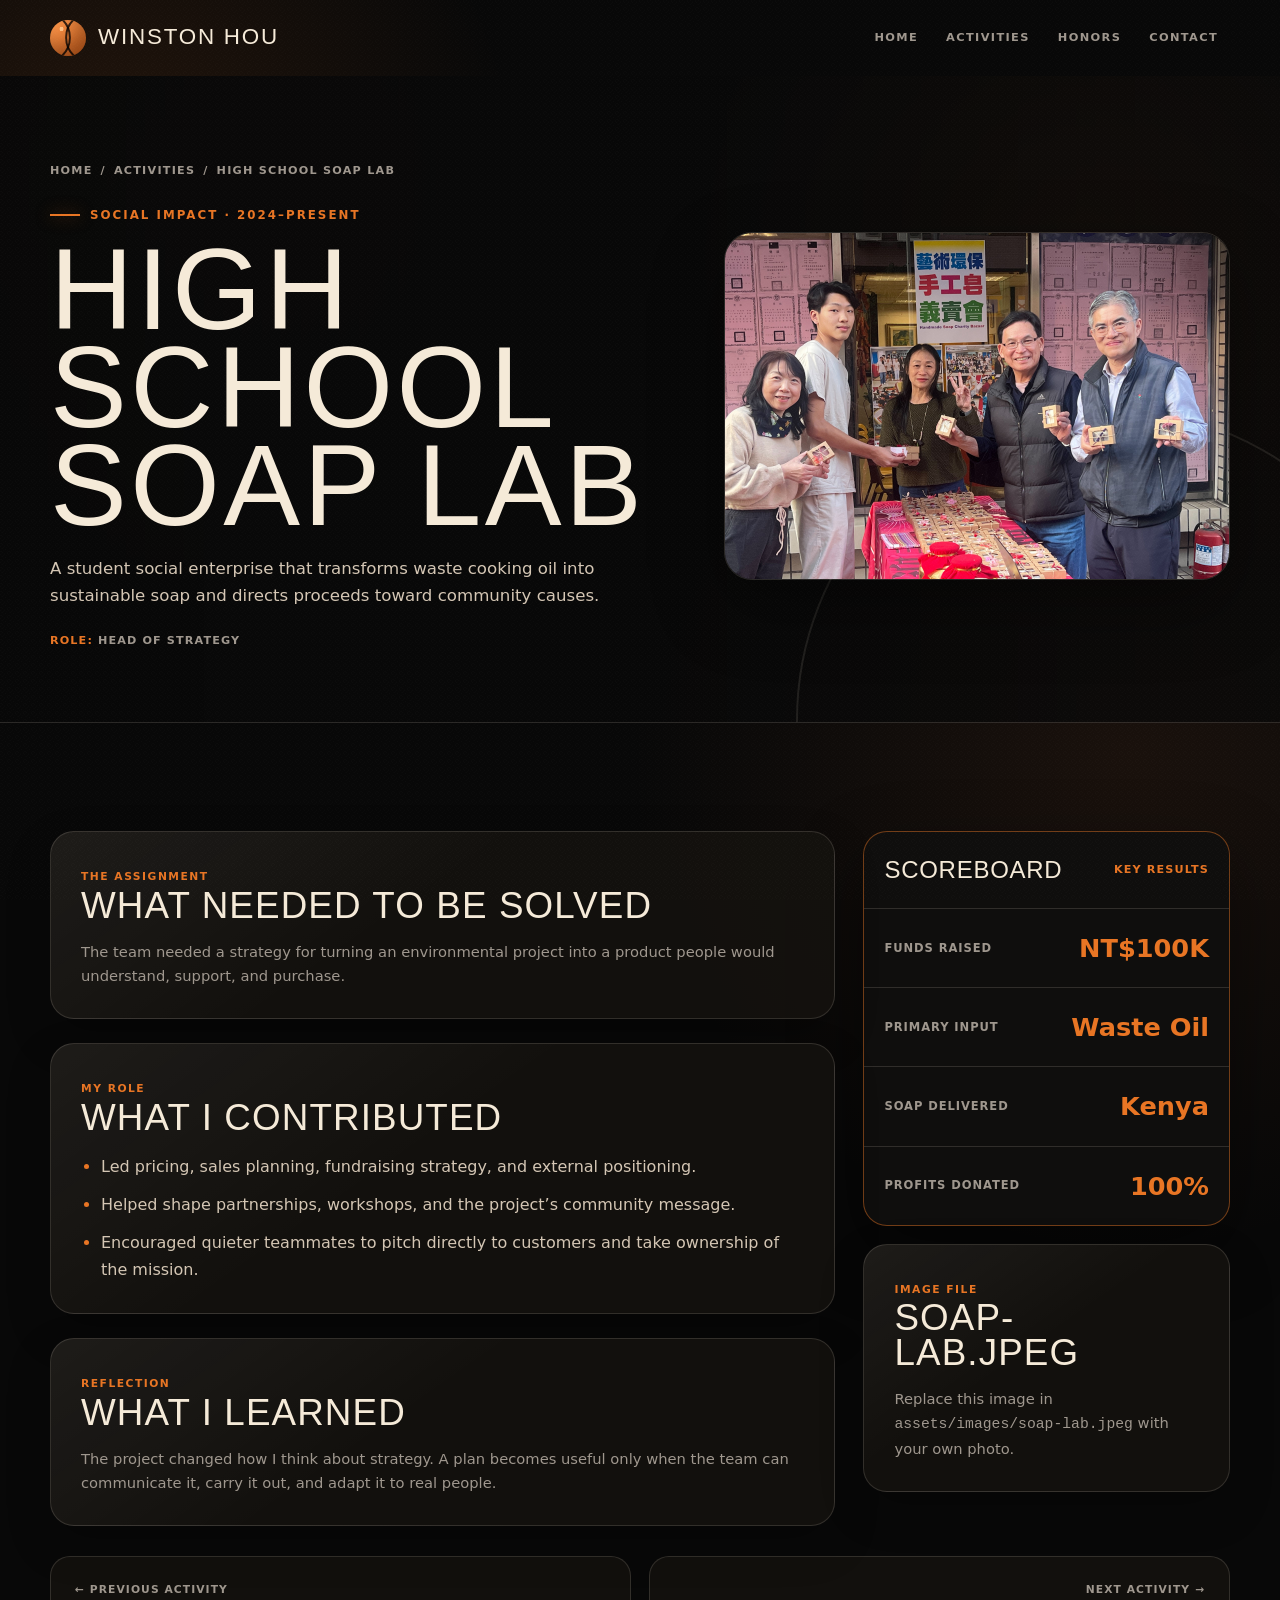
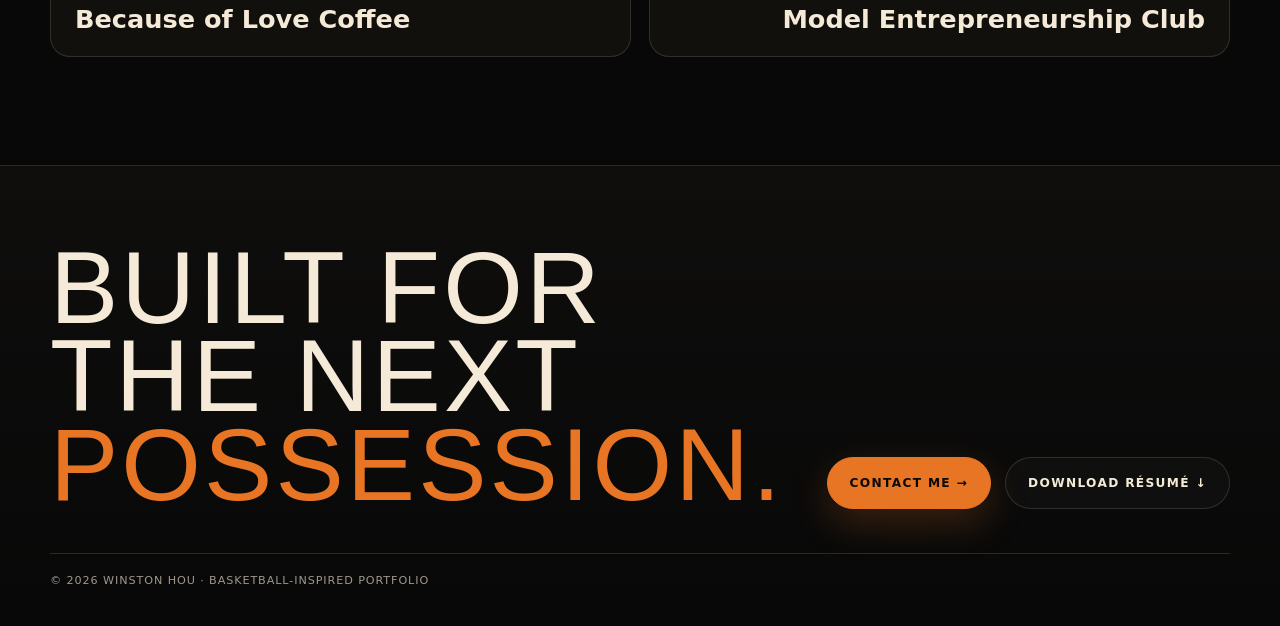
<file: activities/soap-lab.html>
<!DOCTYPE html><html lang="en"><head><meta charset="UTF-8"><meta name="viewport" content="width=device-width,initial-scale=1"><meta name="description" content="Winston Hou portfolio"><title>High School Soap Lab | Winston Hou</title><link rel="stylesheet" href="../assets/css/style.css"></head><body><header class="topbar"><div class="container nav-wrap"><a class="brand" href="../index.html"><span class="brand-ball"></span><span class="brand-text">Winston Hou</span></a><nav class="desktop-nav"><a href="../index.html">Home</a><a href="../activities.html">Activities</a><a href="../honors.html">Honors</a><a href="../index.html#contact">Contact</a></nav><button class="mobile-toggle" aria-label="Open navigation" aria-expanded="false"><span></span></button></div></header><nav class="mobile-menu"><a href="../index.html">Home</a><a href="../activities.html">Activities</a><a href="../honors.html">Honors</a><a href="../index.html#contact">Contact</a></nav><div class="page-shell"><section class="page-hero"><div class="container page-hero-grid"><div class="reveal"><div class="breadcrumbs"><a href="../index.html">Home</a><span>/</span><a href="../activities.html">Activities</a><span>/</span><span>High School Soap Lab</span></div><span class="eyebrow">Social Impact · 2024–Present</span><h1>High School Soap Lab</h1><p>A student social enterprise that transforms waste cooking oil into sustainable soap and directs proceeds toward community causes.</p><div class="case-meta"><span><strong>Role:</strong> Head of Strategy</span></div></div><div class="page-hero-image reveal"><img src="../assets/images/soap-lab.jpeg" alt="High School Soap Lab"></div></div></section><section class="section"><div class="container case-grid"><div class="case-main"><article class="content-card reveal"><span class="card-tag">The Assignment</span><h2>What needed to be solved</h2><p>The team needed a strategy for turning an environmental project into a product people would understand, support, and purchase.</p></article><article class="content-card reveal"><span class="card-tag">My Role</span><h2>What I contributed</h2><ul><li>Led pricing, sales planning, fundraising strategy, and external positioning.</li><li>Helped shape partnerships, workshops, and the project’s community message.</li><li>Encouraged quieter teammates to pitch directly to customers and take ownership of the mission.</li></ul></article><article class="content-card reveal"><span class="card-tag">Reflection</span><h2>What I learned</h2><p>The project changed how I think about strategy. A plan becomes useful only when the team can communicate it, carry it out, and adapt it to real people.</p></article></div><aside class="case-sidebar"><section class="scoreboard-card reveal"><div class="scoreboard-head"><h3>Scoreboard</h3><span>Key results</span></div><div class="score-list"><div class="score-row"><span>Funds raised</span><strong>NT$100K</strong></div><div class="score-row"><span>Primary input</span><strong>Waste Oil</strong></div><div class="score-row"><span>Soap delivered</span><strong>Kenya</strong></div><div class="score-row"><span>Profits donated</span><strong>100%</strong></div></div></section><article class="content-card reveal"><span class="card-tag">Image File</span><h2>soap-lab.jpeg</h2><p>Replace this image in <code>assets/images/soap-lab.jpeg</code> with your own photo.</p></article></aside></div><div class="container"><div class="next-prev reveal"><a href="because-of-love.html"><span>← Previous Activity</span><strong>Because of Love Coffee</strong></a><a href="entrepreneurship-club.html"><span>Next Activity →</span><strong>Model Entrepreneurship Club</strong></a></div></div></section></div><footer id="contact"><div class="container"><div class="footer-grid"><h2 class="footer-title">Built for the next <span>possession.</span></h2><div class="action-row"><a class="btn btn-primary" href="mailto:winstonhou1107@gmail.com">Contact Me →</a><a class="btn btn-secondary" href="../assets/documents/resume.pdf" download>Download Résumé ↓</a></div></div><div class="footer-note">© <span data-year></span> Winston Hou · Basketball-inspired portfolio</div></div></footer><script src="../assets/js/main.js"></script></body></html>
</file>
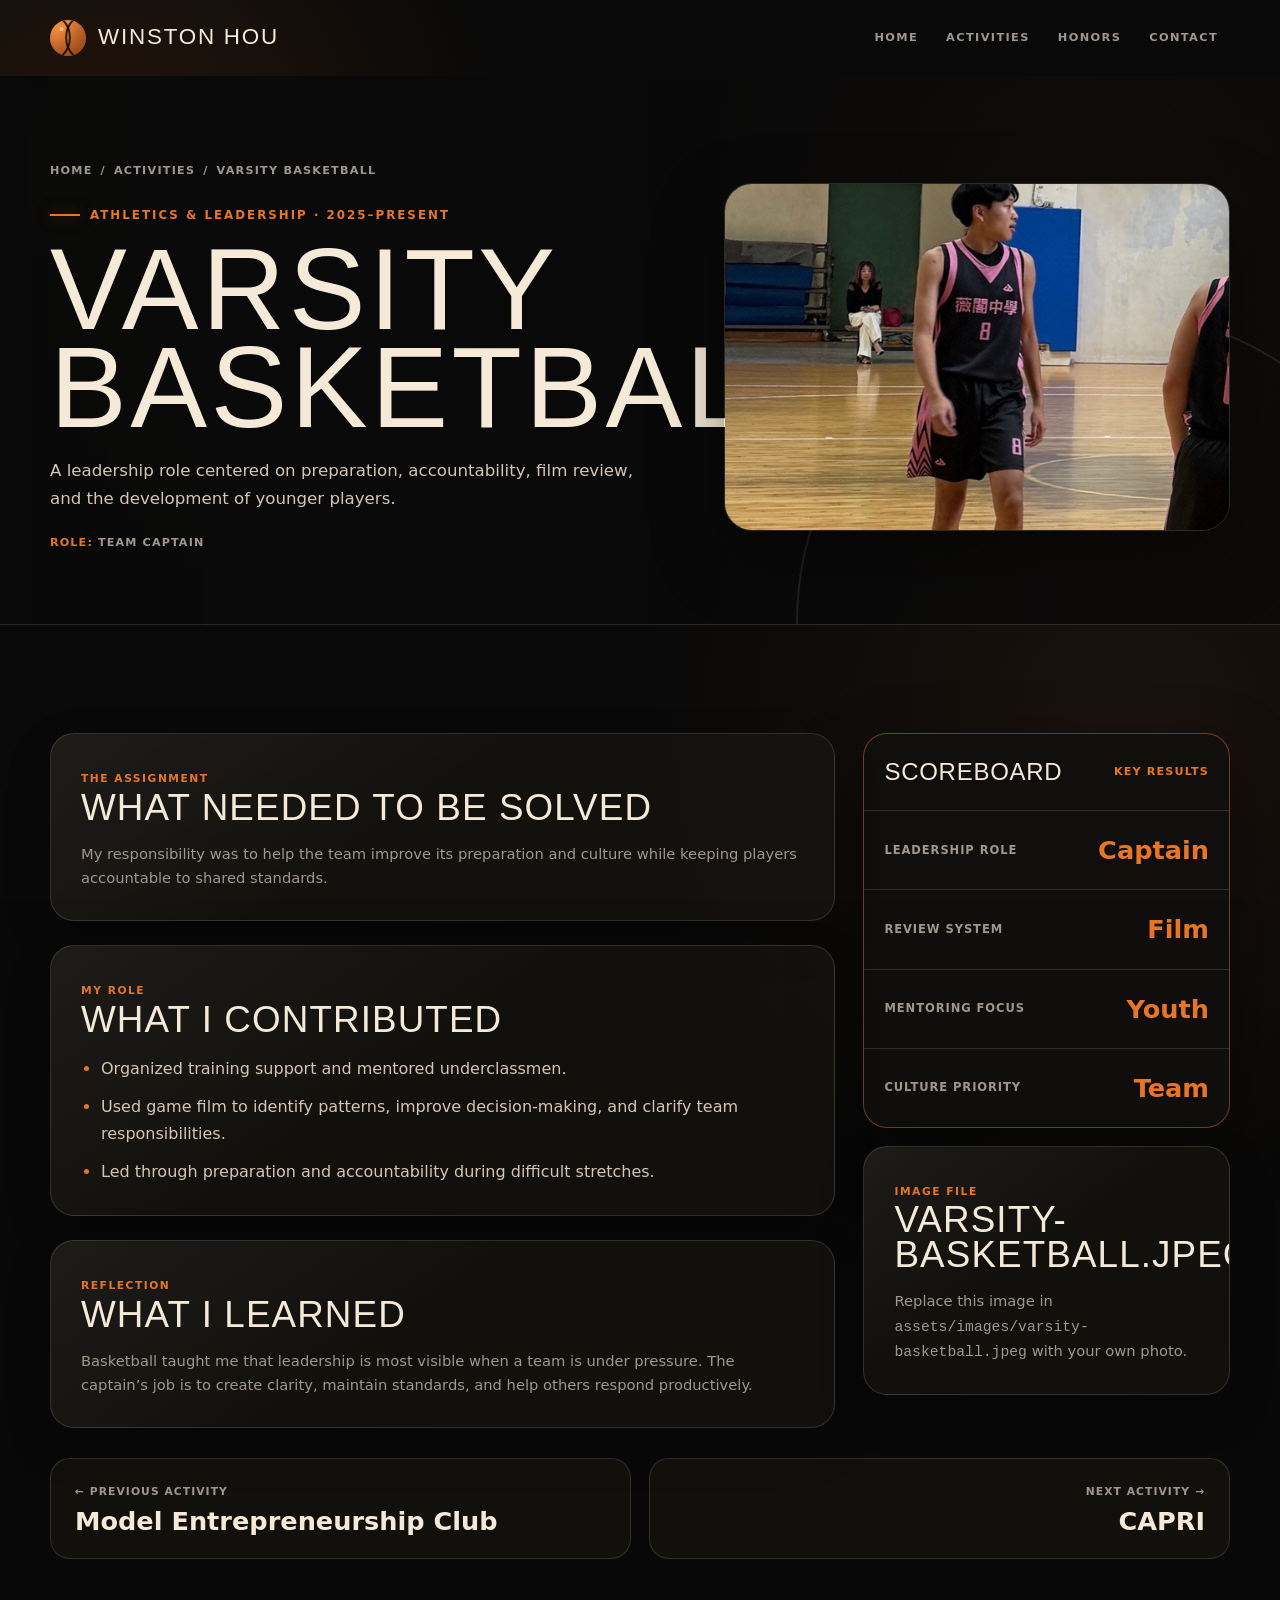
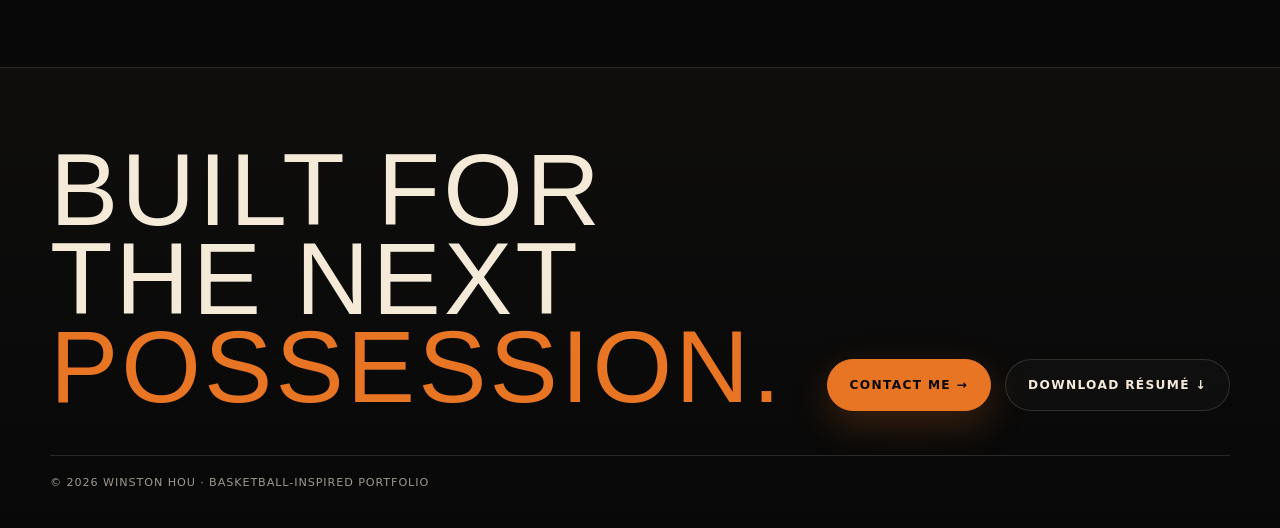
<file: activities/varsity-basketball.html>
<!DOCTYPE html><html lang="en"><head><meta charset="UTF-8"><meta name="viewport" content="width=device-width,initial-scale=1"><meta name="description" content="Winston Hou portfolio"><title>Varsity Basketball | Winston Hou</title><link rel="stylesheet" href="../assets/css/style.css"></head><body><header class="topbar"><div class="container nav-wrap"><a class="brand" href="../index.html"><span class="brand-ball"></span><span class="brand-text">Winston Hou</span></a><nav class="desktop-nav"><a href="../index.html">Home</a><a href="../activities.html">Activities</a><a href="../honors.html">Honors</a><a href="../index.html#contact">Contact</a></nav><button class="mobile-toggle" aria-label="Open navigation" aria-expanded="false"><span></span></button></div></header><nav class="mobile-menu"><a href="../index.html">Home</a><a href="../activities.html">Activities</a><a href="../honors.html">Honors</a><a href="../index.html#contact">Contact</a></nav><div class="page-shell"><section class="page-hero"><div class="container page-hero-grid"><div class="reveal"><div class="breadcrumbs"><a href="../index.html">Home</a><span>/</span><a href="../activities.html">Activities</a><span>/</span><span>Varsity Basketball</span></div><span class="eyebrow">Athletics & Leadership · 2025–Present</span><h1>Varsity Basketball</h1><p>A leadership role centered on preparation, accountability, film review, and the development of younger players.</p><div class="case-meta"><span><strong>Role:</strong> Team Captain</span></div></div><div class="page-hero-image reveal"><img src="../assets/images/varsity-basketball.jpeg" alt="Varsity Basketball"></div></div></section><section class="section"><div class="container case-grid"><div class="case-main"><article class="content-card reveal"><span class="card-tag">The Assignment</span><h2>What needed to be solved</h2><p>My responsibility was to help the team improve its preparation and culture while keeping players accountable to shared standards.</p></article><article class="content-card reveal"><span class="card-tag">My Role</span><h2>What I contributed</h2><ul><li>Organized training support and mentored underclassmen.</li><li>Used game film to identify patterns, improve decision-making, and clarify team responsibilities.</li><li>Led through preparation and accountability during difficult stretches.</li></ul></article><article class="content-card reveal"><span class="card-tag">Reflection</span><h2>What I learned</h2><p>Basketball taught me that leadership is most visible when a team is under pressure. The captain’s job is to create clarity, maintain standards, and help others respond productively.</p></article></div><aside class="case-sidebar"><section class="scoreboard-card reveal"><div class="scoreboard-head"><h3>Scoreboard</h3><span>Key results</span></div><div class="score-list"><div class="score-row"><span>Leadership role</span><strong>Captain</strong></div><div class="score-row"><span>Review system</span><strong>Film</strong></div><div class="score-row"><span>Mentoring focus</span><strong>Youth</strong></div><div class="score-row"><span>Culture priority</span><strong>Team</strong></div></div></section><article class="content-card reveal"><span class="card-tag">Image File</span><h2>varsity-basketball.jpeg</h2><p>Replace this image in <code>assets/images/varsity-basketball.jpeg</code> with your own photo.</p></article></aside></div><div class="container"><div class="next-prev reveal"><a href="entrepreneurship-club.html"><span>← Previous Activity</span><strong>Model Entrepreneurship Club</strong></a><a href="capri.html"><span>Next Activity →</span><strong>CAPRI</strong></a></div></div></section></div><footer id="contact"><div class="container"><div class="footer-grid"><h2 class="footer-title">Built for the next <span>possession.</span></h2><div class="action-row"><a class="btn btn-primary" href="mailto:winstonhou1107@gmail.com">Contact Me →</a><a class="btn btn-secondary" href="../assets/documents/resume.pdf" download>Download Résumé ↓</a></div></div><div class="footer-note">© <span data-year></span> Winston Hou · Basketball-inspired portfolio</div></div></footer><script src="../assets/js/main.js"></script></body></html>
</file>
<file: assets/css/style.css>
:root{--bg:#080808;--soft:#11100f;--panel:rgba(21,18,15,.9);--orange:#e87524;--orange2:#ff9a4e;--cream:#f5ead8;--cream2:#d4c6b4;--muted:#9f978e;--line:rgba(245,234,216,.14);--oline:rgba(232,117,36,.46);--shadow:0 26px 70px rgba(0,0,0,.42);--r:24px;--max:1180px;--nav:76px;--ease:cubic-bezier(.16,1,.3,1)}
*{box-sizing:border-box;margin:0;padding:0}html{scroll-behavior:smooth;scroll-padding-top:calc(var(--nav) + 18px)}body{min-height:100%;overflow-x:hidden;background:radial-gradient(circle at 8% 8%,rgba(232,117,36,.12),transparent 26rem),radial-gradient(circle at 88% 34%,rgba(143,77,40,.13),transparent 31rem),var(--bg);color:var(--cream);font-family:Inter,ui-sans-serif,system-ui,-apple-system,BlinkMacSystemFont,"Segoe UI",sans-serif;line-height:1.65;-webkit-font-smoothing:antialiased}body:before{content:"";position:fixed;inset:0;z-index:999;pointer-events:none;opacity:.035;background-image:repeating-radial-gradient(circle at 0 0,transparent 0,transparent 2px,rgba(255,255,255,.55) 2.6px);background-size:8px 8px;mix-blend-mode:screen}a{color:inherit}img{display:block;width:100%}.container{width:min(calc(100% - 40px),var(--max));margin-inline:auto}.page-shell{min-height:100vh;padding-top:var(--nav)}h1,h2,h3,.display{font-family:Impact,Haettenschweiler,"Arial Narrow Bold",sans-serif;font-weight:400;letter-spacing:.03em;text-transform:uppercase}.eyebrow{display:inline-flex;align-items:center;gap:10px;color:var(--orange);font-size:.74rem;font-weight:800;letter-spacing:.17em;text-transform:uppercase}.eyebrow:before{content:"";width:30px;height:2px;background:var(--orange);box-shadow:0 0 16px rgba(232,117,36,.5)}
.topbar{position:fixed;inset:0 0 auto;z-index:100;height:var(--nav);border-bottom:1px solid transparent;transition:.3s}.topbar.scrolled{border-color:var(--line);background:rgba(8,8,8,.82);backdrop-filter:blur(16px)}.nav-wrap{height:100%;display:flex;align-items:center;justify-content:space-between}.brand{display:inline-flex;align-items:center;gap:12px;text-decoration:none}.brand-ball{position:relative;width:36px;aspect-ratio:1;overflow:hidden;border-radius:50%;background:radial-gradient(circle at 32% 25%,#ffc285 0 5%,transparent 6%),linear-gradient(145deg,var(--orange2),#be5415);box-shadow:inset -8px -10px 16px rgba(0,0,0,.22)}.brand-ball:before,.brand-ball:after{content:"";position:absolute;inset:-20%;border:2px solid rgba(0,0,0,.78);border-radius:50%}.brand-ball:before{transform:translateX(-44%)}.brand-ball:after{transform:translateX(44%)}.brand-text{font-family:Impact,Haettenschweiler,"Arial Narrow Bold",sans-serif;font-size:1.4rem;letter-spacing:.08em;text-transform:uppercase}.desktop-nav{display:flex;align-items:center;gap:4px}.desktop-nav a{position:relative;padding:10px 12px;color:var(--muted);font-size:.71rem;font-weight:800;letter-spacing:.12em;text-decoration:none;text-transform:uppercase;transition:.25s}.desktop-nav a:after{content:"";position:absolute;left:12px;right:12px;bottom:5px;height:2px;background:var(--orange);transform:scaleX(0);transform-origin:left;transition:.28s var(--ease)}.desktop-nav a:hover,.desktop-nav a.active{color:var(--cream)}.desktop-nav a:hover:after,.desktop-nav a.active:after{transform:scaleX(1)}.mobile-toggle{display:none;width:44px;height:44px;border:1px solid var(--line);border-radius:50%;background:transparent;color:var(--cream);cursor:pointer}.mobile-toggle span,.mobile-toggle:before,.mobile-toggle:after{content:"";display:block;width:18px;height:2px;margin:4px auto;background:currentColor;transition:.25s}.mobile-toggle.open span{opacity:0}.mobile-toggle.open:before{transform:translateY(6px) rotate(45deg)}.mobile-toggle.open:after{transform:translateY(-6px) rotate(-45deg)}.mobile-menu{position:fixed;top:var(--nav);left:0;right:0;z-index:90;display:none;padding:16px 20px 22px;border-bottom:1px solid var(--line);background:rgba(8,8,8,.97);backdrop-filter:blur(18px)}.mobile-menu.open{display:grid;gap:8px}.mobile-menu a{padding:13px 4px;border-bottom:1px solid var(--line);color:var(--cream2);font-size:1.3rem;text-decoration:none;text-transform:uppercase}
.hero{position:relative;display:grid;align-items:center;min-height:calc(100svh - var(--nav));padding:56px 0 64px;overflow:hidden;isolation:isolate}.hero:before{content:"";position:absolute;inset:0;z-index:-3;background:linear-gradient(90deg,rgba(8,8,8,.98),rgba(8,8,8,.9) 46%,rgba(8,8,8,.5)),linear-gradient(180deg,transparent,rgba(8,8,8,.92))}.hero-court{position:absolute;inset:0;z-index:-2;opacity:.22;background:repeating-linear-gradient(90deg,transparent 0 94px,rgba(245,234,216,.11) 95px,transparent 97px),linear-gradient(130deg,rgba(143,77,40,.22),transparent 58%);mask-image:linear-gradient(90deg,transparent 0,#000 40%,#000)}.hero-circle{position:absolute;top:50%;right:-260px;z-index:-1;width:720px;aspect-ratio:1;border:2px solid rgba(245,234,216,.15);border-radius:50%;transform:translateY(-50%)}.hero-grid{display:grid;grid-template-columns:minmax(0,1.1fr) minmax(360px,.9fr);align-items:center;gap:64px}.hero-kicker{display:inline-flex;align-items:center;gap:10px;margin-bottom:22px;color:var(--orange);font-size:.76rem;font-weight:800;letter-spacing:.17em;text-transform:uppercase}.hero-kicker:before{content:"05";display:grid;place-items:center;width:34px;height:34px;border:1px solid var(--orange);border-radius:50%;font-size:.66rem}.hero h1{max-width:790px;font-size:clamp(5rem,12vw,10.3rem);line-height:.78}.hero h1 span{display:block;color:transparent;-webkit-text-stroke:1.4px var(--orange);text-shadow:0 0 42px rgba(232,117,36,.12)}.hero-summary{max-width:650px;margin-top:28px;color:var(--cream2);font-size:clamp(1rem,2vw,1.18rem)}.hero-actions,.action-row{display:flex;flex-wrap:wrap;gap:14px;margin-top:32px}.btn{display:inline-flex;align-items:center;justify-content:center;gap:10px;min-height:52px;padding:0 22px;border:1px solid var(--line);border-radius:999px;font-size:.76rem;font-weight:800;letter-spacing:.11em;text-decoration:none;text-transform:uppercase;transition:.3s var(--ease)}.btn:hover{transform:translateY(-3px)}.btn-primary{border-color:var(--orange);background:var(--orange);color:#0b0907;box-shadow:0 14px 38px rgba(232,117,36,.22)}.btn-primary:hover{background:var(--orange2);box-shadow:0 18px 45px rgba(232,117,36,.3)}.btn-secondary{background:rgba(255,255,255,.025);color:var(--cream)}.btn-secondary:hover{border-color:var(--cream2);background:rgba(255,255,255,.07)}.hero-visual{position:relative;display:grid;place-items:center;min-height:580px}.jersey-number{position:absolute;top:50%;left:50%;z-index:-1;color:transparent;font-size:clamp(22rem,43vw,36rem);line-height:.7;transform:translate(-50%,-50%);-webkit-text-stroke:1px rgba(245,234,216,.08);user-select:none}.player-card{position:relative;width:min(100%,430px);padding:18px;border:1px solid rgba(245,234,216,.18);border-radius:36px;background:linear-gradient(145deg,rgba(255,255,255,.08),rgba(255,255,255,.015)),rgba(17,15,13,.74);box-shadow:var(--shadow);backdrop-filter:blur(18px);transform:rotate(2deg);transition:.45s var(--ease)}.player-card:hover{transform:rotate(0) translateY(-8px)}.photo-shell{position:relative;aspect-ratio:4/5;overflow:hidden;border-radius:28px;background:linear-gradient(145deg,var(--orange2),#7b3414)}.photo-shell img{height:100%;object-fit:cover}.photo-shell:before,.photo-shell:after{content:"";position:absolute;z-index:2;inset:-18%;border:4px solid rgba(10,8,6,.74);border-radius:50%;pointer-events:none}.photo-shell:before{transform:translateX(-43%)}.photo-shell:after{transform:translateX(43%)}.player-footer{display:flex;align-items:center;justify-content:space-between;gap:20px;padding:18px 8px 4px}.player-footer strong{display:block;font-size:1.75rem;line-height:1}.player-footer span{color:var(--muted);font-size:.68rem;font-weight:700;letter-spacing:.12em;text-transform:uppercase}.shot-clock{display:grid;place-items:center;width:56px;aspect-ratio:1;border:2px solid var(--orange);border-radius:13px;color:var(--orange);font-size:1.8rem}.stat-strip{display:grid;grid-template-columns:repeat(4,minmax(0,1fr));margin-top:48px;border-top:1px solid var(--line);border-bottom:1px solid var(--line)}.stat{padding:24px 22px 22px 0}.stat+.stat{padding-left:22px;border-left:1px solid var(--line)}.stat strong{display:block;font-size:clamp(2rem,4vw,3.2rem);line-height:1}.stat span{display:block;margin-top:7px;color:var(--muted);font-size:.67rem;font-weight:800;letter-spacing:.12em;text-transform:uppercase}
.section{position:relative;padding:108px 0;isolation:isolate}.section-heading{display:grid;grid-template-columns:1fr auto;align-items:end;gap:28px;margin-bottom:44px}.section-heading h2{max-width:760px;margin-top:12px;font-size:clamp(3rem,7vw,5.4rem);line-height:.92}.section-number{color:transparent;font-size:clamp(4rem,9vw,7rem);line-height:.8;-webkit-text-stroke:1px rgba(245,234,216,.17)}.section-copy{max-width:700px;margin-top:14px;color:var(--muted)}.card-grid,.activity-grid,.feature-grid{display:grid;grid-template-columns:repeat(3,minmax(0,1fr));gap:20px}.activity-card,.feature-card,.honor-card,.content-card{position:relative;overflow:hidden;border:1px solid var(--line);border-radius:var(--r);background:linear-gradient(145deg,rgba(255,255,255,.05),transparent 45%),var(--panel);box-shadow:0 18px 44px rgba(0,0,0,.22)}.activity-card,.feature-card{min-height:390px;transition:.35s var(--ease)}.activity-card:hover,.feature-card:hover{transform:translateY(-7px);border-color:var(--oline)}.activity-image,.feature-image{aspect-ratio:16/10;overflow:hidden;background:#24170f}.activity-image img,.feature-image img{height:100%;object-fit:cover;transition:.6s var(--ease)}.activity-card:hover img,.feature-card:hover img{transform:scale(1.04)}.activity-body,.feature-body{padding:24px}.card-tag{color:var(--orange);font-size:.67rem;font-weight:800;letter-spacing:.14em;text-transform:uppercase}.activity-card h3,.feature-card h3{margin-top:12px;font-size:2rem;line-height:.95}.card-role{margin-top:7px;color:var(--cream2);font-size:.72rem;font-weight:800;letter-spacing:.1em;text-transform:uppercase}.activity-card p,.feature-card p,.content-card p{margin-top:16px;color:var(--muted);font-size:.92rem}.card-link{display:inline-flex;align-items:center;gap:8px;margin-top:22px;color:var(--orange);font-size:.72rem;font-weight:800;letter-spacing:.1em;text-decoration:none;text-transform:uppercase}.card-link span{transition:.25s}.card-link:hover span{transform:translateX(4px)}.content-card{padding:30px}.content-card h2{font-size:2.3rem;line-height:.95}.content-card ul{display:grid;gap:12px;margin-top:18px;padding-left:20px;color:var(--cream2)}.content-card li::marker{color:var(--orange)}.quote-band{position:relative;padding:72px 0;overflow:hidden;border-top:1px solid var(--line);border-bottom:1px solid var(--line);background:linear-gradient(90deg,rgba(143,77,40,.15),transparent 35%),var(--soft)}.quote-band blockquote{max-width:920px;font-size:clamp(1.65rem,3.7vw,3.3rem);line-height:1.12}.quote-band blockquote span{color:var(--orange)}
.page-hero{position:relative;overflow:hidden;padding:86px 0 72px;border-bottom:1px solid var(--line);background:linear-gradient(90deg,rgba(8,8,8,.98),rgba(8,8,8,.72)),radial-gradient(circle at 84% 28%,rgba(232,117,36,.16),transparent 24rem)}.page-hero:after{content:"";position:absolute;right:-140px;bottom:-310px;width:620px;aspect-ratio:1;border:2px solid rgba(245,234,216,.1);border-radius:50%}.page-hero-grid{position:relative;z-index:1;display:grid;grid-template-columns:minmax(0,1.1fr) minmax(320px,.9fr);align-items:center;gap:56px}.page-hero h1{margin-top:16px;font-size:clamp(4rem,9vw,8rem);line-height:.85}.page-hero p{max-width:700px;margin-top:20px;color:var(--cream2);font-size:1.04rem}.page-hero-image{overflow:hidden;aspect-ratio:16/11;border:1px solid var(--line);border-radius:28px;box-shadow:var(--shadow)}.page-hero-image img{height:100%;object-fit:cover}.breadcrumbs{display:flex;flex-wrap:wrap;gap:8px;margin-bottom:18px;color:var(--muted);font-size:.7rem;font-weight:800;letter-spacing:.11em;text-transform:uppercase}.breadcrumbs a{text-decoration:none}.breadcrumbs a:hover{color:var(--orange)}.case-meta{display:flex;flex-wrap:wrap;gap:10px 22px;margin-top:22px;color:var(--muted);font-size:.7rem;font-weight:800;letter-spacing:.1em;text-transform:uppercase}.case-meta strong{color:var(--orange)}.case-grid{display:grid;grid-template-columns:minmax(0,1.5fr) minmax(280px,.7fr);gap:28px}.case-main{display:grid;gap:24px}.case-sidebar{display:grid;align-content:start;gap:18px}.scoreboard-card{overflow:hidden;border:1px solid var(--oline);border-radius:24px;background:#0f0e0d;box-shadow:var(--shadow)}.scoreboard-head{display:flex;align-items:center;justify-content:space-between;gap:14px;padding:18px 20px;border-bottom:1px solid var(--line)}.scoreboard-head h3{font-size:1.5rem}.scoreboard-head span{color:var(--orange);font-size:.7rem;font-weight:800;letter-spacing:.1em;text-transform:uppercase}.score-list{display:grid}.score-row{display:flex;align-items:center;justify-content:space-between;gap:16px;padding:18px 20px;border-bottom:1px solid var(--line)}.score-row:last-child{border-bottom:0}.score-row span{color:var(--muted);font-size:.72rem;font-weight:800;letter-spacing:.08em;text-transform:uppercase}.score-row strong{color:var(--orange);font-size:1.6rem}.next-prev{display:grid;grid-template-columns:repeat(2,minmax(0,1fr));gap:18px;margin-top:30px}.next-prev a{display:block;padding:24px;border:1px solid var(--line);border-radius:20px;background:var(--panel);text-decoration:none;transition:.3s var(--ease)}.next-prev a:hover{transform:translateY(-5px);border-color:var(--oline)}.next-prev span{display:block;color:var(--muted);font-size:.67rem;font-weight:800;letter-spacing:.1em;text-transform:uppercase}.next-prev strong{display:block;margin-top:8px;font-size:1.6rem;line-height:1}.next-prev a:last-child{text-align:right}.honor-card{min-height:300px;padding:26px}.honor-card h3{margin-top:48px;font-size:2.2rem;line-height:.95}.honor-card .metric{margin-top:28px;padding-top:28px;border-top:1px solid var(--line)}.honor-card .metric strong{display:block;color:var(--orange);font-size:2rem}.honor-card .metric span{color:var(--muted);font-size:.67rem;font-weight:800;letter-spacing:.1em;text-transform:uppercase}
footer{padding:78px 0 36px;border-top:1px solid var(--line);background:linear-gradient(180deg,#0f0e0d,#080808)}.footer-grid{display:grid;grid-template-columns:1fr auto;align-items:end;gap:30px}.footer-title{max-width:800px;font-size:clamp(3.5rem,8vw,7.5rem);line-height:.86}.footer-title span{color:var(--orange)}.footer-note{margin-top:44px;padding-top:18px;border-top:1px solid var(--line);color:var(--muted);font-size:.7rem;letter-spacing:.08em;text-transform:uppercase}.reveal{opacity:0;transform:translateY(24px);transition:.7s var(--ease)}.reveal.visible{opacity:1;transform:none}
@media(max-width:1030px){.hero-grid,.page-hero-grid,.case-grid{grid-template-columns:1fr}.hero-visual{min-height:auto}.card-grid,.activity-grid,.feature-grid{grid-template-columns:repeat(2,minmax(0,1fr))}.page-hero-image{max-width:720px}}@media(max-width:780px){:root{--nav:68px}.container{width:min(calc(100% - 28px),var(--max))}.desktop-nav{display:none}.mobile-toggle{display:block}.section{padding:84px 0}.section-heading{grid-template-columns:1fr}.section-number{display:none}.hero h1{font-size:clamp(4.7rem,24vw,7.2rem)}.stat-strip{grid-template-columns:1fr 1fr}.stat,.stat+.stat{padding:18px 0;border-left:0;border-bottom:1px solid var(--line)}.stat:nth-child(odd){padding-right:18px}.stat:nth-child(even){padding-left:18px;border-left:1px solid var(--line)}.card-grid,.activity-grid,.feature-grid,.next-prev{grid-template-columns:1fr}.next-prev a:last-child{text-align:left}.footer-grid{grid-template-columns:1fr}}@media(max-width:520px){.hero-actions,.action-row{display:grid}.btn{width:100%}.player-card{padding:12px;border-radius:28px}.photo-shell{border-radius:20px}.stat-strip{grid-template-columns:1fr}.stat,.stat+.stat,.stat:nth-child(odd),.stat:nth-child(even){padding:17px 0;border-left:0;border-bottom:1px solid var(--line)}.stat:last-child{border-bottom:0}}@media(prefers-reduced-motion:reduce){html{scroll-behavior:auto}*,*:before,*:after{animation-duration:.01ms!important;animation-iteration-count:1!important;scroll-behavior:auto!important;transition-duration:.01ms!important}.reveal{opacity:1;transform:none}}
</file>
